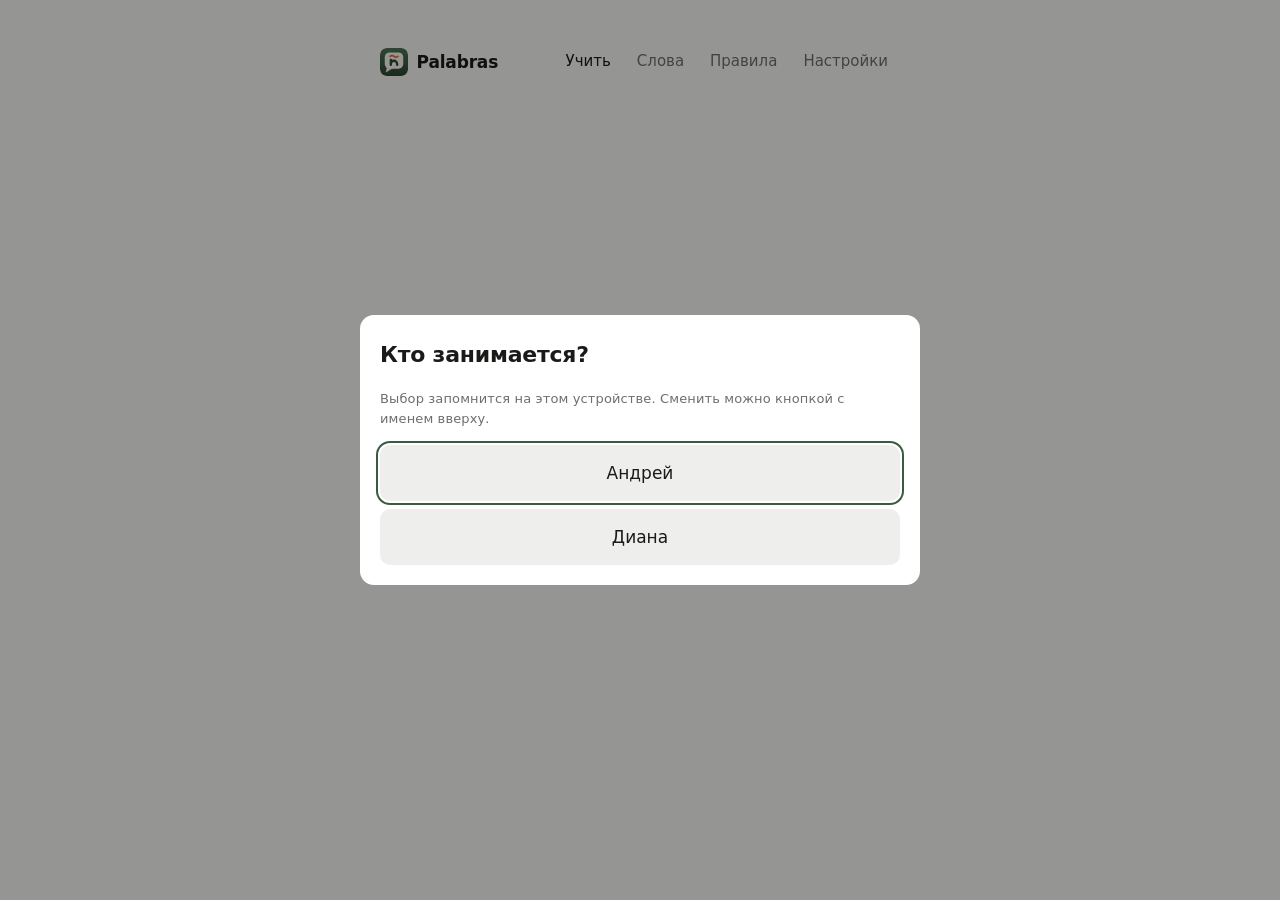
<file: index.html>
<!DOCTYPE html>
<html lang="ru">
<head>
<meta charset="utf-8">
<meta name="viewport" content="width=device-width, initial-scale=1, viewport-fit=cover">
<meta name="theme-color" content="#F7F7F6">
<title>Palabras</title>
<link rel="stylesheet" href="styles.css">
<link rel="manifest" href="manifest.webmanifest">
<!-- SVG — чёткий фавикон на любом экране; PNG — для браузеров, что SVG во вкладке не берут. -->
<link rel="icon" href="icons/icon.svg" type="image/svg+xml">
<link rel="icon" href="icons/icon-192.png" sizes="192x192" type="image/png">
<link rel="apple-touch-icon" href="icons/icon-180.png">
<meta name="apple-mobile-web-app-capable" content="yes">
<meta name="apple-mobile-web-app-title" content="Palabras">
<script>
// Цвет шапки браузера ставим до первой отрисовки, иначе в тёмной теме она моргнёт светлой.
// Своей темы больше нет — только системная. Ключ palabras.theme остался от переключателя,
// убираем, чтобы не лежал мусором.
try {
  localStorage.removeItem('palabras.theme');
  var dark = matchMedia('(prefers-color-scheme: dark)').matches;
  document.querySelector('meta[name=theme-color]').content = dark ? '#121312' : '#F7F7F6';
} catch (e) {}
</script>
</head>
<body>
<div class="wrap">

<header>
  <h1 class="mark"><img src="icons/icon.svg" alt="" width="28" height="28">Palabras</h1>
  <!-- Чей прогресс на экране. На общем ноутбуке профиль меняется отсюда же. -->
  <button class="who hidden" id="btn-profile" type="button" aria-haspopup="dialog"></button>
  <!-- На телефоне это нижняя панель вкладок (HIG: навигация в зоне большого пальца),
       на широком экране — строка в шапке. Значки нарисованы здесь же: без зависимостей. -->
  <nav class="tabs" aria-label="Разделы">
    <!-- «Линза» под выбранной вкладкой: одна на всю панель и переезжает, а не мигает. -->
    <span class="tab-lens" aria-hidden="true"></span>
    <button id="tab-learn" aria-current="true">
      <svg viewBox="0 0 24 24" aria-hidden="true"><rect x="3.5" y="7" width="13" height="13" rx="2.5"/><path d="M7.5 4h10A2.5 2.5 0 0 1 20 6.5v10"/></svg>
      <span>Учить</span>
    </button>
    <button id="tab-words" aria-current="false">
      <svg viewBox="0 0 24 24" aria-hidden="true"><path d="M9 6.5h11M9 12h11M9 17.5h11"/><circle cx="4.75" cy="6.5" r="1"/><circle cx="4.75" cy="12" r="1"/><circle cx="4.75" cy="17.5" r="1"/></svg>
      <span>Слова</span>
    </button>
    <button id="tab-rules" aria-current="false">
      <svg viewBox="0 0 24 24" aria-hidden="true"><path d="M12 6.5C10 5 7 4.5 3.5 5v13.5c3.5-.5 6.5 0 8.5 1.5 2-1.5 5-2 8.5-1.5V5C17 4.5 14 5 12 6.5zM12 6.5V20"/></svg>
      <span>Правила</span>
    </button>
    <button id="tab-settings" aria-current="false">
      <svg viewBox="0 0 24 24" aria-hidden="true"><path d="M4 7h9M17 7h3M4 17h3M11 17h9"/><circle cx="15" cy="7" r="2"/><circle cx="9" cy="17" r="2"/></svg>
      <span>Настройки</span>
    </button>
  </nav>
</header>

<div id="storage-warn" class="warn hidden"></div>

<!-- ============ УЧИТЬ ============ -->
<section id="view-learn">
  <div class="goal">
    <!-- Выход из занятия. Виден только во время занятия: там нет ни шапки, ни вкладок. -->
    <button class="exit" id="btn-exit" aria-label="Выйти из занятия">
      <svg viewBox="0 0 24 24" aria-hidden="true"><path d="M6 6l12 12M18 6L6 18"/></svg>
    </button>
    <div class="ticks" id="ticks"></div>
    <div class="goal-num" id="goal-num">0 / 20</div>
  </div>

  <div class="stage" id="stage"></div>
  <!-- Сюда пишется итог ответа для VoiceOver. Регион живёт постоянно: вставленный
       вместе с текстом читается не всеми экранными чтецами. -->
  <div class="sr-only" id="live" aria-live="polite" aria-atomic="true"></div>

  <div class="rail-block">
    <div class="cap rail-head" id="rail-head"></div>
    <!-- Вся шкала — одна кнопка: отрезки по 8px были зонами нажатия меньше минимума HIG
         (28×28 pt), а пустые ещё и ловили фокус. Нажатие раскрывает сроки стадий. -->
    <button class="rail" id="boxes" type="button" aria-expanded="false" aria-controls="rail-note"></button>
    <ul class="rail-legend" id="rail-legend"></ul>
    <div class="rail-note" id="rail-note"></div>
  </div>
</section>

<!-- ============ СЛОВА ============ -->
<section id="view-words" class="hidden">
  <div class="chooser-row list-scope" id="list-scope"></div>
  <div class="list-filters">
    <input type="text" id="filter" class="filter" placeholder="Найти слово" enterkeyhint="search">
    <select id="filter-cat" class="filter-cat" aria-label="Тема или список к уроку"></select>
    <!-- Форма добавления раньше занимала весь первый экран телефона. Теперь она за «+»,
         как в системных списках iOS. -->
    <button class="add-open" id="btn-add-open" aria-label="Добавить слово" aria-expanded="false" aria-controls="add-form">
      <svg viewBox="0 0 24 24" aria-hidden="true"><path d="M12 5v14M5 12h14"/></svg>
    </button>
  </div>
  <div class="add hidden" id="add-form">
    <input id="new-es" type="text" lang="es" placeholder="la palabra" autocapitalize="off" autocorrect="off" spellcheck="false" enterkeyhint="next">
    <input id="new-ru" type="text" placeholder="перевод на русский" enterkeyhint="done">
    <button class="btn" id="btn-add">Добавить</button>
  </div>
  <div class="note" id="words-note" role="status"></div>
  <!-- Галочки не стоят на каждой строке: выбор — отдельный режим за «Выбрать», как в iOS.
       Раньше 287 чекбоксов висели всегда, хотя нужны только для занятия «Выбранные». -->
  <div class="list-bar">
    <span class="list-bar-lead">
      <span class="cap" id="list-count"></span>
      <!-- «Снять всё» наверху, как «Выбрать все» в Почте: нижняя панель — для действий
           над выбранным, а три кнопки в ряд на iPhone SE не помещаются. -->
      <button class="link-btn hidden" id="btn-clear-picked">Снять всё</button>
    </span>
    <button class="link-btn" id="btn-select" aria-pressed="false">Выбрать</button>
  </div>
  <p class="hint list-hint" id="list-hint">Смахни строку влево или нажми на неё — появятся «в архив» и «удалить».</p>
  <div class="list" id="list"></div>
  <div class="picked-bar hidden" id="picked-bar">
    <button class="btn" id="btn-learn-picked">Учить выбранные</button>
    <button class="btn ghost" id="btn-archive-picked">В архив</button>
  </div>
</section>

<!-- ============ ПРАВИЛА ============ -->
<section id="view-rules" class="hidden">
  <div id="rules"></div>
</section>

<!-- ============ НАСТРОЙКИ ============ -->
<!-- Раньше это был подвал под каждой вкладкой: длина урока и тема висели под карточкой,
     а «Сбросить прогресс» стоял в одном ряду со «Скачать колоду» над списком слов. -->
<section id="view-settings" class="hidden settings">
  <h2 class="settings-title">Урок</h2>
  <div class="chooser-row" role="group" aria-label="Длина урока" id="goal-choice">
    <button class="pill" data-goal-choice="10">10</button>
    <button class="pill" data-goal-choice="20">20</button>
    <button class="pill" data-goal-choice="30">30</button>
    <button class="pill" data-goal-choice="40">40</button>
  </div>
  <p class="hint">Столько верных ответов в одном занятии. Слов вдвое меньше: у каждого два направления.</p>

  <h2 class="settings-title">Новых слов в день</h2>
  <div class="chooser-row" role="group" aria-label="Новых слов в день" id="new-choice">
    <button class="pill" data-new-choice="10">10</button>
    <button class="pill" data-new-choice="20">20</button>
    <button class="pill" data-new-choice="40">40</button>
    <button class="pill" data-new-choice="0">Без лимита</button>
  </div>
  <p class="hint">Новое слово возвращается через два дня, потом через четыре и дальше. При двадцати новых через неделю в день набегает около шестидесяти слов: двадцать новых и сорок на повторение.</p>

  <h2 class="settings-title">Произношение</h2>
  <div class="chooser-row" role="group" aria-label="Произношение" id="speak-choice">
    <button class="pill" data-speak-choice="off">По кнопке</button>
    <button class="pill" data-speak-choice="on">Сразу</button>
  </div>
  <div class="settings-actions" id="voice-test-row">
    <button class="btn ghost" id="btn-voice-test" type="button">Проверить звук</button>
  </div>
  <p class="hint" id="voice-note"></p>
  <p class="hint voice-test-result" id="voice-test-result" role="status"></p>

  <h2 class="settings-title">Синхронизация</h2>
  <p class="sync-status" id="sync-status" role="status">Только на этом устройстве</p>
  <div id="sync-setup">
    <label class="field-label" for="sync-token">Токен GitHub</label>
    <input type="password" id="sync-token" class="field" placeholder="github_pat_…" autocomplete="off" autocapitalize="off" autocorrect="off" spellcheck="false" enterkeyhint="next">
    <label class="field-label" for="sync-gist">ID гиста, если уже есть</label>
    <input type="text" id="sync-gist" class="field" placeholder="необязательно" autocomplete="off" autocapitalize="off" autocorrect="off" spellcheck="false" enterkeyhint="done">
    <div class="settings-actions">
      <button class="btn" id="btn-sync-connect">Подключить</button>
    </div>
    <p class="hint">Без синхронизации прогресс живёт только в этом браузере: на другом устройстве он свой, а очистка данных сайта стирает его.</p>
    <p class="hint">Токен: <a href="https://github.com/settings/personal-access-tokens/new" target="_blank" rel="noopener">github.com → Fine-grained token</a>, в Account permissions → Gists выбрать Read and write. Один и тот же токен вставьте на всех устройствах, где занимаетесь, — приложение само найдёт гист. Прогресс каждого профиля лежит там отдельным файлом и не смешивается.</p>
  </div>
  <div id="sync-on" class="hidden">
    <div class="settings-actions">
      <button class="btn ghost" id="btn-sync-now">Синхронизировать</button>
      <button class="btn ghost" id="btn-sync-off">Отключить</button>
    </div>
    <p class="hint" id="sync-gist-note"></p>
  </div>

  <h2 class="settings-title">Колода</h2>
  <div class="settings-actions">
    <button class="btn ghost" id="btn-export">Скачать колоду</button>
    <button class="btn ghost" id="btn-import">Загрузить колоду</button>
    <input type="file" id="file-input" accept="application/json" class="hidden">
  </div>
  <p class="hint">Файл со словами и прогрессом. Перед загрузкой текущая колода скачается копией.</p>
  <div class="note" id="settings-note" role="status"></div>

  <h2 class="settings-title">Опасная зона</h2>
  <div class="settings-actions">
    <button class="btn bad" id="btn-reset">Сбросить прогресс</button>
  </div>

  <div class="keys">Клавиши: Enter — проверить · Пробел — показать · 1 — не помню · 2 — помню · Esc — выйти из занятия</div>
</section>

</div>

<!-- Тост «Отменить» после архива и удаления. Вне .wrap: он висит над вкладками
     и над кнопками карточки, а не уезжает вместе со страницей. -->
<div class="toast hidden" id="toast" role="status" aria-live="polite"></div>

<!-- Правило поверх карточки — по ссылке «Правило» в разборе ответа. Окном, а не экраном:
     после закрытия на месте тот же ответ и та же кнопка «Дальше». -->
<dialog class="sheet" id="sheet" aria-labelledby="sheet-title">
  <div class="sheet-inner">
    <div class="sheet-head">
      <h2 class="note-title" id="sheet-title"></h2>
      <button class="mini" id="sheet-close" type="button">Закрыть</button>
    </div>
    <div class="rule-body" id="sheet-body"></div>
  </div>
</dialog>

<!-- Выбор профиля. При первом запуске на устройстве его не закрыть: без профиля
     неизвестно, чей прогресс загружать. -->
<dialog class="sheet profile-sheet" id="profile-sheet" aria-labelledby="profile-title">
  <div class="sheet-inner">
    <div class="sheet-head">
      <h2 class="note-title" id="profile-title">Кто занимается?</h2>
      <button class="mini hidden" id="profile-close" type="button">Отмена</button>
    </div>
    <p class="hint" id="profile-hint"></p>
    <div class="profile-list" id="profile-list"></div>
  </div>
</dialog>

<script type="module" src="src/ui.js"></script>
</body>
</html>
</file>
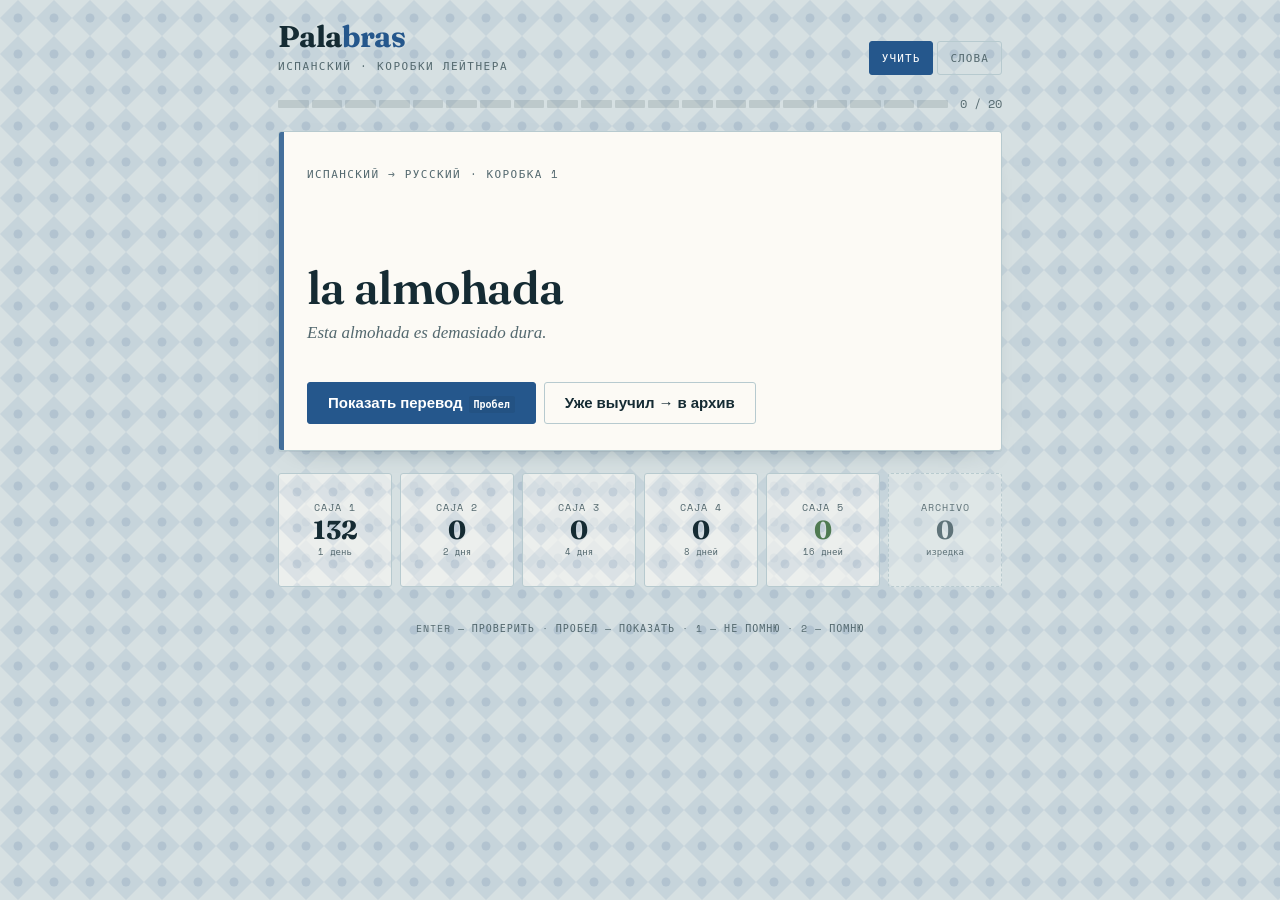
<file: reference/palabras.html>
<!DOCTYPE html>
<html lang="ru">
<head>
<meta charset="utf-8">
<meta name="viewport" content="width=device-width, initial-scale=1">
<title>Palabras — испанские слова по коробкам Лейтнера</title>
<link rel="preconnect" href="https://fonts.googleapis.com">
<link rel="preconnect" href="https://fonts.gstatic.com" crossorigin>
<link href="https://fonts.googleapis.com/css2?family=Fraunces:opsz,wght@9..144,400;9..144,600;9..144,700&family=Karla:wght@400;500;700&family=Space+Mono:wght@400;700&display=swap" rel="stylesheet">
<style>
:root{
  --glaze:#D6E0E2;
  --glaze-deep:#B7CACF;
  --card:#FCFAF5;
  --ink:#152B33;
  --ink-soft:#54696F;
  --cobalt:#25578C;
  --cobalt-light:#3E7FBF;
  --saffron:#E3A130;
  --olive:#4F7A52;
  --brick:#A34039;
  --tile:url("data:image/svg+xml,%3Csvg xmlns='http://www.w3.org/2000/svg' width='36' height='36'%3E%3Cpath d='M18 0 L36 18 L18 36 L0 18 Z' fill='%2325578C' opacity='.09'/%3E%3Ccircle cx='18' cy='18' r='4.5' fill='%2325578C' opacity='.13'/%3E%3C/svg%3E");
  --r:3px;
}
*{box-sizing:border-box}
html,body{margin:0;padding:0}
body{
  background:var(--glaze) var(--tile);
  color:var(--ink);
  font-family:'Karla',system-ui,-apple-system,'Segoe UI',sans-serif;
  font-size:16px;line-height:1.5;
  min-height:100vh;
  -webkit-font-smoothing:antialiased;
}
.wrap{max-width:760px;margin:0 auto;padding:22px 18px 64px}

/* ---------- header ---------- */
header{display:flex;align-items:flex-end;justify-content:space-between;gap:16px;flex-wrap:wrap;margin-bottom:20px}
.mark{font-family:'Fraunces',Georgia,serif;font-weight:700;font-size:30px;letter-spacing:-.02em;line-height:1;margin:0}
.mark span{color:var(--cobalt)}
.sub{font-family:'Space Mono',monospace;font-size:11px;letter-spacing:.14em;text-transform:uppercase;color:var(--ink-soft);margin-top:6px}
nav{display:flex;gap:4px}
nav button{
  font-family:'Space Mono',monospace;font-size:11px;letter-spacing:.1em;text-transform:uppercase;
  background:transparent;border:1px solid var(--glaze-deep);color:var(--ink-soft);
  padding:8px 12px;border-radius:var(--r);cursor:pointer;
}
nav button[aria-current="true"]{background:var(--cobalt);border-color:var(--cobalt);color:#fff}
nav button:hover{border-color:var(--cobalt)}

/* ---------- daily goal ---------- */
.goal{display:flex;align-items:center;gap:12px;margin-bottom:18px}
.ticks{display:flex;gap:3px;flex:1}
.tick{height:8px;flex:1;background:rgba(21,43,51,.13);border-radius:1px;transition:background .25s}
.tick.on{background:var(--saffron)}
.goal-num{font-family:'Space Mono',monospace;font-size:12px;color:var(--ink-soft);white-space:nowrap}

/* ---------- card ---------- */
.stage{
  background:var(--card);
  border:1px solid var(--glaze-deep);
  border-radius:var(--r);
  box-shadow:0 1px 0 rgba(21,43,51,.06), 0 12px 28px -22px rgba(21,43,51,.5);
  padding:34px 28px 26px;
  min-height:320px;
  display:flex;flex-direction:column;
  position:relative;overflow:hidden;
}
.stage::before{
  content:"";position:absolute;left:0;top:0;bottom:0;width:5px;background:var(--cobalt);opacity:.85;
}
.stage.flying{animation:fly .42s cubic-bezier(.4,0,.2,1)}
@keyframes fly{
  0%{transform:translateX(0) scale(1);opacity:1}
  55%{transform:translateX(26px) scale(.97);opacity:0}
  56%{transform:translateX(-22px) scale(.97);opacity:0}
  100%{transform:translateX(0) scale(1);opacity:1}
}
.dir{font-family:'Space Mono',monospace;font-size:11px;letter-spacing:.13em;text-transform:uppercase;color:var(--ink-soft);margin-bottom:auto}
.prompt{
  font-family:'Fraunces',Georgia,serif;font-weight:600;
  font-size:clamp(30px,7vw,46px);line-height:1.1;letter-spacing:-.015em;
  margin:18px 0 6px;
}
.prompt small{display:block;font-family:'Karla';font-weight:500;font-size:14px;letter-spacing:0;color:var(--ink-soft);margin-bottom:4px}
.example{font-family:'Fraunces',Georgia,serif;font-style:italic;font-size:17px;color:var(--ink-soft);margin:0 0 18px}

input[type=text]{
  width:100%;font-family:'Fraunces',Georgia,serif;font-size:24px;
  padding:11px 13px;border:1px solid var(--glaze-deep);border-radius:var(--r);
  background:#fff;color:var(--ink);
}
input[type=text]:focus{outline:2px solid var(--cobalt-light);outline-offset:1px;border-color:var(--cobalt)}
.hint{font-family:'Space Mono',monospace;font-size:11px;color:var(--ink-soft);margin-top:8px}

.verdict{margin-top:16px;padding:14px 16px;border-radius:var(--r);border-left:4px solid}
.verdict.ok{background:rgba(79,122,82,.11);border-color:var(--olive)}
.verdict.almost{background:rgba(227,161,48,.14);border-color:var(--saffron)}
.verdict.no{background:rgba(163,64,57,.10);border-color:var(--brick)}
.verdict b{font-family:'Fraunces',Georgia,serif;font-size:21px;font-weight:600}
.verdict .lbl{font-family:'Space Mono',monospace;font-size:11px;letter-spacing:.12em;text-transform:uppercase;display:block;margin-bottom:4px}

.mnemo{margin-top:14px}
.mnemo label{font-family:'Space Mono',monospace;font-size:11px;letter-spacing:.12em;text-transform:uppercase;color:var(--ink-soft);display:block;margin-bottom:5px}
.mnemo textarea{
  width:100%;min-height:56px;resize:vertical;font-family:'Karla',sans-serif;font-size:15px;
  padding:9px 11px;border:1px dashed var(--glaze-deep);border-radius:var(--r);background:#fff;color:var(--ink);
}
.mnemo textarea:focus{outline:2px solid var(--cobalt-light);outline-offset:1px;border-style:solid}

.row{display:flex;gap:8px;flex-wrap:wrap;margin-top:18px}
.btn{
  font-family:'Karla',sans-serif;font-weight:700;font-size:15px;
  padding:11px 20px;border-radius:var(--r);border:1px solid var(--cobalt);
  background:var(--cobalt);color:#fff;cursor:pointer;
}
.btn:hover{background:var(--cobalt-light);border-color:var(--cobalt-light)}
.btn.ghost{background:transparent;color:var(--ink);border-color:var(--glaze-deep)}
.btn.ghost:hover{border-color:var(--cobalt);background:rgba(37,87,140,.06)}
.btn.good{background:var(--olive);border-color:var(--olive)}
.btn.bad{background:transparent;color:var(--brick);border-color:var(--brick)}
.btn.bad:hover{background:rgba(163,64,57,.08)}
.btn:focus-visible,nav button:focus-visible,.boxes button:focus-visible{outline:2px solid var(--cobalt);outline-offset:2px}
kbd{font-family:'Space Mono',monospace;font-size:10px;background:rgba(21,43,51,.1);padding:1px 5px;border-radius:2px;margin-left:6px}

/* ---------- leitner rail (signature) ---------- */
.boxes{display:grid;grid-template-columns:repeat(6,1fr);gap:8px;margin-top:22px}
.box{
  position:relative;aspect-ratio:1/1;border:1px solid var(--glaze-deep);border-radius:var(--r);
  background:rgba(252,250,245,.6) var(--tile);
  display:flex;flex-direction:column;align-items:center;justify-content:center;gap:2px;
  transition:transform .2s, box-shadow .2s, background .2s;
}
.box .n{font-family:'Space Mono',monospace;font-size:10px;letter-spacing:.1em;color:var(--ink-soft)}
.box .c{font-family:'Fraunces',Georgia,serif;font-size:26px;font-weight:700;line-height:1}
.box .d{font-family:'Space Mono',monospace;font-size:9px;color:var(--ink-soft)}
.box.pulse{transform:translateY(-4px);box-shadow:0 10px 18px -12px rgba(37,87,140,.8);background:rgba(227,161,48,.2) var(--tile)}
.box.mastered .c{color:var(--olive)}
.box.arch{border-style:dashed;background:rgba(252,250,245,.3);opacity:.9}
.box.arch .c{color:var(--ink-soft)}
@media (prefers-reduced-motion:reduce){*{animation:none!important;transition:none!important}}

/* ---------- word list ---------- */
.tools{display:flex;gap:8px;flex-wrap:wrap;margin-bottom:14px}
.list{background:var(--card);border:1px solid var(--glaze-deep);border-radius:var(--r);overflow:hidden}
.item{display:grid;grid-template-columns:1fr 1fr auto auto;gap:10px;padding:11px 14px;border-bottom:1px solid rgba(183,202,207,.5);align-items:center}
.item.arch{background:rgba(183,202,207,.24)}
.item.arch .es{color:var(--ink-soft)}
.mini{font-family:'Space Mono',monospace;font-size:10px;letter-spacing:.08em;text-transform:uppercase;padding:5px 9px;border:1px solid var(--glaze-deep);border-radius:var(--r);background:transparent;color:var(--ink-soft);cursor:pointer;white-space:nowrap}
.mini:hover{border-color:var(--cobalt);color:var(--cobalt)}
.mini:focus-visible{outline:2px solid var(--cobalt);outline-offset:2px}
.badge{display:inline-block;font-family:'Space Mono',monospace;font-size:10px;letter-spacing:.12em;text-transform:uppercase;background:rgba(183,202,207,.6);color:var(--ink-soft);padding:3px 7px;border-radius:2px;margin-left:9px;vertical-align:middle}
.filter{width:100%;font-family:'Karla',sans-serif;font-size:15px;padding:9px 11px;border:1px solid var(--glaze-deep);border-radius:var(--r);background:#fff;margin-bottom:10px}
.filter:focus{outline:2px solid var(--cobalt-light);outline-offset:1px;border-color:var(--cobalt)}
.item:last-child{border-bottom:none}
.item .es{font-family:'Fraunces',Georgia,serif;font-size:18px;font-weight:600}
.item .ru{color:var(--ink-soft);font-size:15px}
.item .bx{font-family:'Space Mono',monospace;font-size:11px;color:var(--cobalt);white-space:nowrap}
.item .mn{grid-column:1/-1;font-size:13px;color:var(--ink-soft);font-style:italic;margin-top:-4px}
.add{display:grid;grid-template-columns:1fr 1fr;gap:8px;margin-bottom:14px}
.add input{font-family:'Karla',sans-serif;font-size:15px;padding:9px 11px;border:1px solid var(--glaze-deep);border-radius:var(--r);background:#fff}
.add .full{grid-column:1/-1}

.empty{text-align:center;padding:50px 20px}
.empty h2{font-family:'Fraunces',Georgia,serif;font-weight:600;font-size:26px;margin:0 0 8px}
.empty p{color:var(--ink-soft);margin:0 0 18px}
.warn{background:rgba(227,161,48,.18);border-left:4px solid var(--saffron);padding:10px 14px;border-radius:var(--r);font-size:14px;margin-bottom:16px}
.hidden{display:none!important}
footer{font-family:'Space Mono',monospace;font-size:10px;letter-spacing:.1em;text-transform:uppercase;color:var(--ink-soft);text-align:center;margin-top:34px}
</style>
</head>
<body>
<div class="wrap">

<header>
  <div>
    <h1 class="mark">Pala<span>bras</span></h1>
    <div class="sub">Испанский · коробки Лейтнера</div>
  </div>
  <nav>
    <button id="tab-learn" aria-current="true">Учить</button>
    <button id="tab-words">Слова</button>
  </nav>
</header>

<div id="storage-warn" class="warn hidden">Прогресс не сохраняется — браузер заблокировал локальное хранилище. Скачай файл и открой его с диска.</div>

<!-- ============ LEARN ============ -->
<section id="view-learn">
  <div class="goal">
    <div class="ticks" id="ticks"></div>
    <div class="goal-num" id="goal-num">0 / 20</div>
  </div>

  <div class="stage" id="stage"></div>

  <div class="boxes" id="boxes"></div>
</section>

<!-- ============ WORDS ============ -->
<section id="view-words" class="hidden">
  <div class="add">
    <input id="new-es" type="text" placeholder="la palabra">
    <input id="new-ru" type="text" placeholder="слово">
    <input id="new-ex" class="full" type="text" placeholder="Пример на испанском (необязательно)">
    <input id="new-mn" class="full" type="text" placeholder="Мнемоника — образ, созвучие (необязательно)">
  </div>
  <div class="tools">
    <button class="btn" id="btn-add">Добавить слово</button>
    <button class="btn ghost" id="btn-export">Скачать колоду</button>
    <button class="btn ghost" id="btn-import">Загрузить колоду</button>
    <button class="btn ghost" id="btn-reset">Сбросить прогресс</button>
    <input type="file" id="file-input" accept="application/json" class="hidden">
  </div>
  <input type="text" id="filter" class="filter" placeholder="Найти слово — по-испански, по-русски или по мнемонике…">
  <div class="list" id="list"></div>
</section>

<footer>Enter — проверить · Пробел — показать · 1 — не помню · 2 — помню</footer>
</div>

<script>
/* ------------------------------------------------------------------ */
/* storage: localStorage with in-memory fallback                       */
/* ------------------------------------------------------------------ */
var Store = (function(){
  var mem = {}, ok = true;
  try { localStorage.setItem('__t','1'); localStorage.removeItem('__t'); } catch(e){ ok = false; }
  return {
    ok: ok,
    get: function(k){ try { return ok ? localStorage.getItem(k) : (mem[k]||null); } catch(e){ return mem[k]||null; } },
    set: function(k,v){ try { if(ok) localStorage.setItem(k,v); else mem[k]=v; } catch(e){ mem[k]=v; } }
  };
})();
if(!Store.ok) document.getElementById('storage-warn').classList.remove('hidden');

/* ------------------------------------------------------------------ */
/* seed deck                                                           */
/* ------------------------------------------------------------------ */
var SEED = [
  ["la llave","ключ","No encuentro las llaves de casa.","«Ляве» ≈ ЛАВКА: ключи забыл на лавке."],
  ["el piso","квартира; этаж","Vivo en un piso pequeño.",""],
  ["el alquiler","аренда","El alquiler sube cada año.",""],
  ["la factura","счёт за услуги","Ha llegado la factura de la luz.",""],
  ["el recibo","квитанция","Guarda el recibo, por favor.",""],
  ["la cita","приём, назначенная встреча","Tengo cita en el médico a las diez.",""],
  ["el trámite","бюрократическая процедура","Es un trámite de media hora.",""],
  ["el empadronamiento","прописка","Necesito el empadronamiento para el NIE.",""],
  ["la cola","очередь","Hay mucha cola en el banco.","Очередь за КОЛОЙ."],
  ["el mostrador","прилавок, стойка","Pregunta en el mostrador.","МОСТ между тобой и продавцом."],
  ["la caja","касса; коробка","Pague en la caja, por favor.",""],
  ["el efectivo","наличные","¿Puedo pagar en efectivo?",""],
  ["la cuenta","счёт (в кафе, в банке)","La cuenta, por favor.",""],
  ["la propina","чаевые","Dejamos propina en la mesa.","«ПРО ПИВО» — оставил на пиво."],
  ["el descuento","скидка","Tiene un descuento del veinte por ciento.",""],
  ["la tienda","магазин","La tienda cierra a las nueve.",""],
  ["la panadería","пекарня","Compro pan en la panadería de al lado.",""],
  ["la carnicería","мясная лавка","En la carnicería venden pollo fresco.",""],
  ["la frutería","овощная лавка","La frutería del mercado es más barata.",""],
  ["el mercado","рынок","Vamos al mercado los sábados.",""],
  ["la playa","пляж","La playa está a diez minutos.",""],
  ["la arena","песок","La arena quema al mediodía.",""],
  ["la ola","волна","Hoy hay olas grandes.","Волна кричит «ОЛА!»"],
  ["la toalla","полотенце","He olvidado la toalla en casa.",""],
  ["el paseo","набережная; прогулка","Damos un paseo por la playa.",""],
  ["el barrio","район","Mi barrio es muy tranquilo.",""],
  ["la acera","тротуар","No aparques en la acera.",""],
  ["el semáforo","светофор","Gira a la derecha en el semáforo.","Почти как русское «семафор»."],
  ["la parada","остановка","La parada del tranvía está allí.",""],
  ["el tranvía","трамвай","Cojo el tranvía para ir al centro.",""],
  ["el billete","билет","Un billete de ida y vuelta, por favor.",""],
  ["el horario","расписание","¿Cuál es el horario de la tienda?",""],
  ["el retraso","опоздание, задержка","El tren lleva veinte minutos de retraso.","РЕТРО-поезд вечно опаздывает."],
  ["la salida","выход; отправление","La salida está al fondo.",""],
  ["el atasco","пробка на дороге","Hay atasco en la entrada de la ciudad.","«А ТАСКАть» машины в пробке."],
  ["el aparcamiento","парковка","El aparcamiento es gratis los domingos.",""],
  ["el vecino","сосед","Mi vecino tiene un perro ruidoso.",""],
  ["el ascensor","лифт","El ascensor no funciona hoy.","От англ. ASCEND — подниматься."],
  ["la basura","мусор","Saca la basura, por favor.","«БА, СОР!»"],
  ["el contenedor","мусорный контейнер","El contenedor amarillo es para plástico.",""],
  ["la lavadora","стиральная машина","La lavadora tarda dos horas.","Внутри крутится ЛАВА."],
  ["el grifo","кран","Cierra el grifo, gotea.","ГРИФ сидит на кране и пьёт."],
  ["la nevera","холодильник","No queda nada en la nevera.","«НЕ ВЕРЮ, что пусто!»"],
  ["el enchufe","розетка","¿Hay un enchufe cerca de la mesa?","«ЧУФ!» — искра из розетки."],
  ["la bombilla","лампочка","Se ha fundido la bombilla del baño.","БОМБА-лампочка взорвалась."],
  ["la ventana","окно","Abre la ventana, hace calor.",""],
  ["la almohada","подушка","Esta almohada es demasiado dura.","АЛЬМА (душа) отдыхает на подушке."],
  ["la manta","одеяло, плед","Por la noche necesito una manta.","МАНТА-скат укрывает как плед."],
  ["la sombra","тень","Nos sentamos a la sombra.","СОМБРЕро даёт тень."],
  ["el calor","жара","En agosto hace un calor horrible.",""],
  ["la resaca","похмелье","Tengo resaca desde ayer.","Перебрал РЕ-САКЕ — вот и похмелье."],
  ["la huelga","забастовка","Mañana hay huelga de transporte.","«У ЭЛЬГИ забастовка.»"],
  ["desayunar","завтракать","Desayuno café y tostada.",""],
  ["cenar","ужинать","Cenamos sobre las diez.",""],
  ["probar","пробовать, примерять","¿Puedo probar esta camisa?",""],
  ["pedir","просить; заказывать","Voy a pedir la cuenta.",""],
  ["tardar","занимать время, задерживаться","¿Cuánto tarda el autobús?","ТОРМОЗит — значит tarda."],
  ["quedar","договориться о встрече","Quedamos a las ocho en la plaza.",""],
  ["echar de menos","скучать по","Echo de menos a mi familia.",""],
  ["a lo mejor","может быть","A lo mejor viene mañana.",""],
  ["de repente","вдруг","De repente empezó a llover.",""],
  ["en seguida","сейчас же, сразу","Vuelvo en seguida.",""],
  ["hace falta","нужно, требуется","Hace falta más sal.",""],
  ["me da igual","мне всё равно","Me da igual, elige tú.",""],
  ["vale","ладно, ок","Vale, nos vemos allí.","«ВАЛЕ» ≈ «валяй»."],
  ["venga","давай, ну же","Venga, vámonos ya.",""]
];

var INTERVALS = [1,2,4,8,16];          // дни для коробок 1..5
var BOX_LABEL = ["1 день","2 дня","4 дня","8 дней","16 дней"];
var KEY = "palabras.v1";

/* ------------------------------------------------------------------ */
/* state                                                               */
/* ------------------------------------------------------------------ */
var state;

function today(){ var d=new Date(); return d.toISOString().slice(0,10); }
function addDays(n){ var d=new Date(); d.setDate(d.getDate()+n); return d.toISOString().slice(0,10); }

function freshState(){
  var words = SEED.map(function(w,i){ return {id:"w"+i, es:w[0], ru:w[1], ex:w[2], mn:w[3]}; });
  var cards = {};
  words.forEach(function(w){
    cards[w.id+"|es"] = {box:1, due:today()};
    cards[w.id+"|ru"] = {box:1, due:today()};
  });
  return {words:words, cards:cards, day:today(), done:0, goal:20};
}

function load(){
  var raw = Store.get(KEY);
  if(raw){
    try{
      state = JSON.parse(raw);
      if(state.day !== today()){ state.day = today(); state.done = 0; }
      return;
    }catch(e){}
  }
  state = freshState();
  save();
}
function save(){ Store.set(KEY, JSON.stringify(state)); }

function wordById(id){
  for(var i=0;i<state.words.length;i++) if(state.words[i].id===id) return state.words[i];
  return null;
}

/* ------------------------------------------------------------------ */
/* queue                                                               */
/* ------------------------------------------------------------------ */
var queue = [], current = null;

function shuffle(a){
  for(var i=a.length-1;i>0;i--){ var j=Math.floor(Math.random()*(i+1)); var t=a[i]; a[i]=a[j]; a[j]=t; }
  return a;
}

function archivedKeys(){
  var out = [];
  for(var k in state.cards){
    if(state.cards[k].arch && wordById(k.split("|")[0])) out.push(k);
  }
  return out;
}

function buildQueue(){
  var t = today(), out = [];
  for(var k in state.cards){
    var c = state.cards[k];
    if(c.arch) continue;
    if(c.due <= t && wordById(k.split("|")[0])) out.push(k);
  }
  shuffle(out);

  // подмешать случайные слова из архива — примерно каждое десятое, но хотя бы одно
  var arch = shuffle(archivedKeys());
  var take = out.length ? Math.min(arch.length, Math.max(1, Math.round(out.length/10))) : 0;
  for(var i=0;i<take;i++){
    out.splice(Math.floor(Math.random()*(out.length+1)), 0, arch[i]);
  }
  queue = out;
}

function nextCard(){
  if(!queue.length) buildQueue();
  current = queue.shift() || null;
  renderStage();
  renderBoxes();
  renderGoal();
}

/* ------------------------------------------------------------------ */
/* answer checking                                                     */
/* ------------------------------------------------------------------ */
function norm(s){
  return (s||"").toLowerCase()
    .normalize("NFD").replace(/[\u0300-\u036f]/g,"")
    .replace(/^(el|la|los|las|un|una)\s+/,"")
    .replace(/[^a-zñ\s]/g,"")
    .replace(/\s+/g," ").trim();
}
function lev(a,b){
  var m=a.length,n=b.length,prev=[],cur=[],i,j;
  for(j=0;j<=n;j++) prev[j]=j;
  for(i=1;i<=m;i++){
    cur[0]=i;
    for(j=1;j<=n;j++){
      cur[j]=Math.min(prev[j]+1, cur[j-1]+1, prev[j-1]+(a[i-1]===b[j-1]?0:1));
    }
    prev=cur.slice();
  }
  return prev[n];
}
function judge(input, target){
  var a=norm(input), b=norm(target);
  if(!a) return "no";
  if(a===b) return "ok";
  if(lev(a,b)<=1) return "almost";
  return "no";
}

/* ------------------------------------------------------------------ */
/* grading                                                             */
/* ------------------------------------------------------------------ */
function archiveWord(id, on){
  ["|es","|ru"].forEach(function(s){
    var c = state.cards[id+s];
    if(!c) return;
    if(on === false){ c.arch = false; c.box = 2; c.due = today(); }
    else { c.arch = true; c.box = 5; c.due = addDays(INTERVALS[4]); }
  });
  save(); renderBoxes(); buildQueue();
}

function grade(key, correct){
  var c = state.cards[key];

  if(c.arch){
    if(correct){
      c.due = addDays(INTERVALS[4]);       // помнит — остаётся в архиве
      pulseArch();
    } else {
      c.arch = false;                      // забыл — возвращается в оборот
      c.box = 2;
      c.due = today();
      queue.push(key);
      pulseBox(2);
    }
    save();
    return;                                // архивные не идут в дневную цель
  }

  if(correct){ c.box = Math.min(5, c.box+1); }
  else { c.box = 1; }
  c.due = correct ? addDays(INTERVALS[c.box-1]) : today();
  if(!correct) queue.push(key);            // вернуть в конец сессии
  state.done++;
  save();
  pulseBox(c.box);
}

/* ------------------------------------------------------------------ */
/* render: stage                                                       */
/* ------------------------------------------------------------------ */
var stage = document.getElementById('stage');

function esc(s){ return (s||"").replace(/&/g,"&amp;").replace(/</g,"&lt;").replace(/>/g,"&gt;").replace(/"/g,"&quot;"); }

function renderStage(){
  if(!current){
    stage.innerHTML =
      '<div class="empty">' +
        '<h2>На сегодня всё</h2>' +
        '<p>Все карточки повторены. Следующие придут завтра.</p>' +
        '<button class="btn ghost" id="btn-extra">Повторить ещё раз</button>' +
      '</div>';
    document.getElementById('btn-extra').onclick = function(){
      queue = Object.keys(state.cards).filter(function(k){ return wordById(k.split("|")[0]); });
      for(var i=queue.length-1;i>0;i--){ var j=Math.floor(Math.random()*(i+1)); var t=queue[i]; queue[i]=queue[j]; queue[j]=t; }
      nextCard();
    };
    return;
  }
  var parts = current.split("|"), w = wordById(parts[0]), dir = parts[1];
  var card = state.cards[current];
  var tag = card.arch ? '<span class="badge">из архива</span>' : '';
  var where = card.arch ? 'архив' : 'коробка ' + card.box;
  var archBtn = card.arch ? '' : '<button class="btn ghost" id="btn-arch">Уже выучил → в архив</button>';

  if(dir === "ru"){
    // RU -> ES: печатаем ответ (активное воспроизведение)
    stage.innerHTML =
      '<div class="dir">Русский → Испанский · ' + where + tag + '</div>' +
      '<div class="prompt">' + esc(w.ru) + '</div>' +
      '<input type="text" id="answer" autocomplete="off" autocorrect="off" autocapitalize="off" spellcheck="false" placeholder="escribe aquí…">' +
      '<div class="hint">Артикль не обязателен · ударения можно не ставить</div>' +
      '<div class="row"><button class="btn" id="btn-check">Проверить<kbd>Enter</kbd></button>' +
      '<button class="btn ghost" id="btn-skip">Не знаю</button>' + archBtn + '</div>';
    var inp = document.getElementById('answer');
    inp.focus();
    inp.onkeydown = function(e){ if(e.key==="Enter"){ e.preventDefault(); check(); } };
    document.getElementById('btn-check').onclick = check;
    document.getElementById('btn-skip').onclick = function(){ reveal("no", ""); };
    bindArchive();
  } else {
    // ES -> RU: узнавание с самооценкой
    stage.innerHTML =
      '<div class="dir">Испанский → Русский · ' + where + tag + '</div>' +
      '<div class="prompt">' + esc(w.es) + '</div>' +
      (w.ex ? '<p class="example">' + esc(w.ex) + '</p>' : '') +
      '<div class="row"><button class="btn" id="btn-show">Показать перевод<kbd>Пробел</kbd></button>' + archBtn + '</div>';
    document.getElementById('btn-show').onclick = function(){ reveal("show", ""); };
    bindArchive();
  }
}

function bindArchive(){
  var b = document.getElementById('btn-arch');
  if(!b) return;
  b.onclick = function(){
    archiveWord(current.split("|")[0], true);
    nextCard();
  };
}

function check(){
  var w = wordById(current.split("|")[0]);
  var val = document.getElementById('answer').value;
  reveal(judge(val, w.es), val);
}

function reveal(mode, typed){
  var parts = current.split("|"), w = wordById(parts[0]), dir = parts[1];
  var cls = mode==="ok" ? "ok" : mode==="almost" ? "almost" : mode==="show" ? "ok" : "no";
  var lbl = mode==="ok" ? "Верно" : mode==="almost" ? "Почти — опечатка" : mode==="show" ? "Перевод" : "Правильный ответ";
  var body = dir==="ru"
    ? '<b>' + esc(w.es) + '</b>' + (w.ex ? '<p class="example" style="margin:8px 0 0">' + esc(w.ex) + '</p>' : '')
    : '<b>' + esc(w.ru) + '</b>';

  var html =
    '<div class="dir">' + (dir==="ru" ? "Русский → Испанский" : "Испанский → Русский") + '</div>' +
    '<div class="prompt">' + esc(dir==="ru" ? w.ru : w.es) + '</div>' +
    '<div class="verdict ' + cls + '"><span class="lbl">' + lbl + '</span>' + body + '</div>' +
    '<div class="mnemo"><label for="mn">Мнемоника — образ, созвучие, что угодно</label>' +
    '<textarea id="mn" placeholder="Придумай зацепку и запиши сюда — она сохранится">' + esc(w.mn) + '</textarea></div>';

  if(mode==="show"){
    html += '<div class="row">' +
      '<button class="btn bad" id="g-no">Не помнил<kbd>1</kbd></button>' +
      '<button class="btn good" id="g-yes">Помнил<kbd>2</kbd></button></div>';
  } else {
    html += '<div class="row"><button class="btn" id="g-next">Дальше<kbd>Enter</kbd></button></div>';
  }
  stage.innerHTML = html;

  var mn = document.getElementById('mn');
  mn.onblur = function(){ w.mn = mn.value; save(); };

  function done(correct){
    w.mn = mn.value;
    var el = stage;
    grade(current, correct);
    el.classList.add('flying');
    setTimeout(function(){ el.classList.remove('flying'); nextCard(); }, 200);
  }

  if(mode==="show"){
    document.getElementById('g-no').onclick = function(){ done(false); };
    document.getElementById('g-yes').onclick = function(){ done(true); };
    stage.dataset.await = "grade";
    stage._no = function(){ done(false); }; stage._yes = function(){ done(true); };
  } else {
    var correct = (mode==="ok" || mode==="almost");
    var btn = document.getElementById('g-next');
    btn.onclick = function(){ done(correct); };
    btn.focus();
    stage.dataset.await = "next";
    stage._next = function(){ done(correct); };
  }
}

/* ------------------------------------------------------------------ */
/* render: boxes + goal                                                */
/* ------------------------------------------------------------------ */
var boxesEl = document.getElementById('boxes');

function renderBoxes(){
  var counts = [0,0,0,0,0], arch = 0;
  for(var k in state.cards){
    if(!wordById(k.split("|")[0])) continue;
    if(state.cards[k].arch) arch++;
    else counts[state.cards[k].box-1]++;
  }
  var html = "";
  for(var i=0;i<5;i++){
    html += '<div class="box' + (i===4?' mastered':'') + '" data-box="' + (i+1) + '">' +
      '<div class="n">CAJA ' + (i+1) + '</div>' +
      '<div class="c">' + counts[i] + '</div>' +
      '<div class="d">' + BOX_LABEL[i] + '</div></div>';
  }
  html += '<div class="box arch" data-box="arch">' +
    '<div class="n">ARCHIVO</div>' +
    '<div class="c">' + arch + '</div>' +
    '<div class="d">изредка</div></div>';
  boxesEl.innerHTML = html;
}

function pulseBox(box){
  var el = boxesEl.querySelector('[data-box="' + box + '"]');
  if(!el) return;
  el.classList.add('pulse');
  setTimeout(function(){ el.classList.remove('pulse'); }, 450);
}

function pulseArch(){ pulseBox("arch"); }

function renderGoal(){
  var g = state.goal, d = Math.min(state.done, g);
  var t = "";
  for(var i=0;i<g;i++) t += '<div class="tick' + (i<d?' on':'') + '"></div>';
  document.getElementById('ticks').innerHTML = t;
  document.getElementById('goal-num').textContent = state.done + " / " + g;
}

/* ------------------------------------------------------------------ */
/* words view                                                          */
/* ------------------------------------------------------------------ */
function isArch(id){ var c = state.cards[id+"|es"]; return !!(c && c.arch); }

function renderList(){
  var q = (document.getElementById('filter').value || "").toLowerCase().trim();
  var html = "";
  state.words.forEach(function(w){
    if(q && (w.es + " " + w.ru + " " + (w.mn||"")).toLowerCase().indexOf(q) < 0) return;
    var a = isArch(w.id);
    var b = Math.min(state.cards[w.id+"|es"] ? state.cards[w.id+"|es"].box : 1,
                     state.cards[w.id+"|ru"] ? state.cards[w.id+"|ru"].box : 1);
    html += '<div class="item' + (a ? ' arch' : '') + '">' +
      '<div class="es">' + esc(w.es) + '</div>' +
      '<div class="ru">' + esc(w.ru) + '</div>' +
      '<div class="bx">' + (a ? 'ARCHIVO' : 'CAJA ' + b) + '</div>' +
      '<button class="mini" data-id="' + w.id + '" data-on="' + (a ? '0' : '1') + '">' + (a ? 'вернуть' : 'в архив') + '</button>' +
      (w.mn ? '<div class="mn">' + esc(w.mn) + '</div>' : '') +
      '</div>';
  });
  var el = document.getElementById('list');
  el.innerHTML = html || '<div class="item"><div class="ru">Ничего не нашлось.</div></div>';
  Array.prototype.forEach.call(el.querySelectorAll('.mini'), function(btn){
    btn.onclick = function(){
      archiveWord(btn.getAttribute('data-id'), btn.getAttribute('data-on') === "1");
      renderList();
    };
  });
}

document.getElementById('filter').oninput = renderList;

document.getElementById('btn-add').onclick = function(){
  var es = document.getElementById('new-es').value.trim();
  var ru = document.getElementById('new-ru').value.trim();
  if(!es || !ru){ alert("Нужны испанское слово и перевод."); return; }
  var id = "u" + Date.now();
  state.words.push({id:id, es:es, ru:ru, ex:document.getElementById('new-ex').value.trim(), mn:document.getElementById('new-mn').value.trim()});
  state.cards[id+"|es"] = {box:1, due:today()};
  state.cards[id+"|ru"] = {box:1, due:today()};
  ["new-es","new-ru","new-ex","new-mn"].forEach(function(i){ document.getElementById(i).value = ""; });
  save(); renderList(); renderBoxes(); buildQueue();
};

document.getElementById('btn-export').onclick = function(){
  var blob = new Blob([JSON.stringify(state,null,2)], {type:"application/json"});
  var a = document.createElement('a');
  a.href = URL.createObjectURL(blob);
  a.download = "palabras-" + today() + ".json";
  a.click();
};

document.getElementById('btn-import').onclick = function(){ document.getElementById('file-input').click(); };
document.getElementById('file-input').onchange = function(e){
  var f = e.target.files[0]; if(!f) return;
  var r = new FileReader();
  r.onload = function(){
    try{
      var d = JSON.parse(r.result);
      if(!d.words || !d.cards) throw 0;
      state = d; state.day = today();
      save(); renderList(); renderBoxes(); renderGoal(); buildQueue(); nextCard();
    }catch(err){ alert("Файл не похож на колоду Palabras."); }
  };
  r.readAsText(f);
};

document.getElementById('btn-reset').onclick = function(){
  if(!confirm("Сбросить все коробки и начать заново? Слова останутся, прогресс — нет.")) return;
  for(var k in state.cards){ state.cards[k] = {box:1, due:today()}; }
  state.done = 0;
  save(); renderList(); renderBoxes(); renderGoal(); buildQueue(); nextCard();
};

/* ------------------------------------------------------------------ */
/* tabs + keyboard                                                     */
/* ------------------------------------------------------------------ */
var tabLearn = document.getElementById('tab-learn'), tabWords = document.getElementById('tab-words');
function show(which){
  var learn = which === "learn";
  document.getElementById('view-learn').classList.toggle('hidden', !learn);
  document.getElementById('view-words').classList.toggle('hidden', learn);
  tabLearn.setAttribute('aria-current', learn);
  tabWords.setAttribute('aria-current', !learn);
  if(!learn) renderList();
}
tabLearn.onclick = function(){ show("learn"); };
tabWords.onclick = function(){ show("words"); };

document.addEventListener('keydown', function(e){
  if(document.getElementById('view-learn').classList.contains('hidden')) return;
  var tag = (e.target.tagName||"").toLowerCase();
  if(tag === "input" || tag === "textarea") return;
  var a = stage.dataset.await;
  if(e.code === "Space"){
    var s = document.getElementById('btn-show');
    if(s){ e.preventDefault(); s.click(); }
  }
  if(a === "grade"){
    if(e.key === "1"){ e.preventDefault(); stage._no(); }
    if(e.key === "2"){ e.preventDefault(); stage._yes(); }
  }
  if(a === "next" && e.key === "Enter"){ e.preventDefault(); stage._next(); }
});

/* ------------------------------------------------------------------ */
load();
buildQueue();
nextCard();
</script>
</body>
</html>
</file>
<file: styles.css>
/* Спокойный минимализм: воздух, одна акцентная краска, никаких теней.
   Волосяная линия — только разделитель. Кнопки отличаются от фона заливкой, как ячейки
   в iOS: граница --line давала 1,19:1 и на солнце пропадала вовсе.
   Единственный яркий момент — верный или неверный ответ.

   Шрифт один, системный: на iPhone это SF, на Android — Roboto, на Windows — Segoe.
   Свой файл шрифта пришлось бы тащить в репозиторий ради офлайна, а системный уже
   на устройстве и отрисуется мгновенно. Контраст делаем весом и размером, не гарнитурой. */

:root{
  --font: -apple-system, BlinkMacSystemFont, 'Segoe UI', Roboto, 'Helvetica Neue', system-ui, sans-serif;

  --bg:      #F7F7F6;
  --surface: #FFFFFF;
  --text:    #1A1A19;
  --muted:   #6E6E6B;
  --line:    #E4E4E1;
  /* Подчёркивание полей ввода: 3:1 к фону (WCAG 1.4.11), в отличие от --line. */
  --line-strong: #8E8E8A;
  /* Заливка элементов управления, как tertiarySystemFill в iOS. */
  --fill:       rgba(118,118,110,.12);
  --fill-hover: rgba(118,118,110,.20);
  --accent:  #3A5A40;
  --ok:      #4E7A55;
  --err:     #A85B52;

  --ok-soft:  rgba(78,122,85,.10);
  --err-soft: rgba(168,91,82,.10);
  /* Выделение изменившейся части формы в таблицах спряжения. */
  --mark:     rgba(58,90,64,.16);

  --radius: 10px;
  --col: 560px;
  /* Высота нижней панели вкладок. На широком экране и во время занятия её нет. */
  --tabbar-h: 0px;

  /* Стекло нижней панели (HIG, Materials: Liquid Glass — для навигации поверх контента).
     Цвета своего у стекла нет: светлое над светлым, тёмное над тёмным, — поэтому
     заливка нейтральная и полупрозрачная, а «стекло» делает размытие под ней. */
  --glass:        rgba(250,250,248,.62);
  --glass-solid:  #FBFBFA;
  --glass-edge:   rgba(255,255,255,.75);
  --glass-rim:    rgba(0,0,0,.08);
  --glass-shadow: 0 8px 28px rgba(0,0,0,.12), 0 1px 3px rgba(0,0,0,.08);
  --glass-sel:    rgba(118,118,110,.16);

  /* Движение. Кривые — с быстрым стартом и долгим мягким торможением, как системные
     переходы iOS: элемент сразу откликается на нажатие и плавно встаёт на место.
     Длительности короткие: анимация не должна заставлять ждать (HIG, Motion). */
  --ease-out: cubic-bezier(.22,1,.36,1);
  --ease-spring: cubic-bezier(.32,.72,0,1);
  --dur-fast: .16s;
  --dur: .26s;
  --dur-slow: .4s;
}

/* Тема — только системная (HIG, Dark Mode: «Avoid an app-specific appearance setting»).
   Свой переключатель заставлял держать в голове две настройки, а «Светлая», выбранная
   днём, вечером выглядела как сломанный тёмный режим. color-scheme перекрашивает
   и родные элементы: флажки, списки, полосы прокрутки. */
:root{color-scheme:light dark}

@media (prefers-color-scheme: dark){
  :root{
    --bg:      #121312;
    --surface: #1B1C1B;
    --text:    #EDEDEA;
    --muted:   #92938F;
    --line:    #2A2B29;
    --line-strong: #646562;
    --fill:       rgba(235,235,228,.09);
    --fill-hover: rgba(235,235,228,.15);
    --accent:  #7FA88A;
    --ok:      #7FA88A;
    --err:     #D08B80;

    --ok-soft:  rgba(127,168,138,.13);
    --err-soft: rgba(208,139,128,.13);
    --mark:     rgba(127,168,138,.26);

    --glass:        rgba(40,41,40,.58);
    --glass-solid:  #242524;
    --glass-edge:   rgba(255,255,255,.14);
    --glass-rim:    rgba(0,0,0,.5);
    --glass-shadow: 0 8px 28px rgba(0,0,0,.45), 0 1px 3px rgba(0,0,0,.3);
    --glass-sel:    rgba(235,235,228,.14);
  }
}

*{box-sizing:border-box}
/* Dynamic Type. Все размеры шрифта — в rem, 1rem = 17px, как Body в iOS (HIG, Typography:
   17 pt по умолчанию). На iPhone корень берёт системный размер текста через
   -apple-system-body: «Настройки → Экран и яркость → Размер текста» и крупные размеры
   Универсального доступа меняют всё приложение. Раньше размеры были в px и базовый текст
   15px: ни системная настройка, ни ползунок браузера на него не влияли.
   Условие -webkit-touch-callout оставляет это только iOS: в Safari на Mac
   -apple-system-body — 13px, и десктоп бы мельчил. Там 106.25 % = 17px от стандартных
   16px браузера, и размер растёт вместе с настройкой шрифта в браузере. */
html{background:var(--bg);font-size:106.25%}
@supports (font:-apple-system-body) and (-webkit-touch-callout:none){
  html{font:-apple-system-body}
}
html,body{margin:0;padding:0}

body{
  background:var(--bg);
  color:var(--text);
  font-family:var(--font);
  font-size:1rem;
  line-height:1.55;
  min-height:100dvh;
  -webkit-font-smoothing:antialiased;
  -webkit-text-size-adjust:100%;
  font-variant-numeric:tabular-nums;
}

.wrap{
  max-width:var(--col);
  margin:0 auto;
  /* Слева и справа — вырез камеры в альбомной ориентации: при viewport-fit=cover
     контент иначе уходит под него. max() оставляет обычный отступ там, где выреза нет. */
  padding:24px max(20px, env(safe-area-inset-right)) calc(28px + env(safe-area-inset-bottom)) max(20px, env(safe-area-inset-left));
  min-height:100dvh;
  display:flex;
  flex-direction:column;
}

/* подписи и счётчики — общий стиль мелкого текста */
.cap,.dir,.hint,.goal-num,.rail-note,.item .box-tag,.note,.keys{
  font-size:.706rem;
  font-weight:500;
  letter-spacing:.04em;
  color:var(--muted);
}
.hint{font-size:.765rem;letter-spacing:.01em}

/* ---------- шапка ---------- */
header{
  display:flex;align-items:center;justify-content:space-between;
  gap:16px;margin-bottom:28px;
}
.mark{
  font-size:1rem;font-weight:600;letter-spacing:-.01em;margin:0;
  display:flex;align-items:center;gap:.5em;
}
/* Знак в em: растёт вместе с названием при крупном системном тексте. */
.mark img{width:1.65em;height:1.65em;flex:none;border-radius:.4em}
/* Имя профиля: на телефоне справа от названия, на широком экране — перед вкладками. */
.who{
  font:inherit;font-size:.882rem;font-weight:500;color:var(--text);
  margin-left:auto;min-height:44px;padding:0 14px;border:0;border-radius:999px;
  background:var(--fill);cursor:pointer;touch-action:manipulation;
  display:inline-flex;align-items:center;gap:6px;
}
.who::after{content:'';width:6px;height:6px;margin-top:-3px;border:solid currentColor;border-width:0 1.5px 1.5px 0;transform:rotate(45deg);opacity:.6}
.who:focus-visible{outline:2px solid var(--accent);outline-offset:2px}
.profile-list{display:flex;flex-direction:column;gap:8px;margin-top:16px}
.profile-list .btn{width:100%;justify-content:center;min-height:56px;font-size:1rem}
nav{display:flex;gap:2px}
.tab-lens{display:none}
nav button{
  font:inherit;font-size:.882rem;font-weight:500;
  background:none;border:0;color:var(--muted);
  padding:10px 12px;min-height:44px;border-radius:var(--radius);
  cursor:pointer;touch-action:manipulation;
}
nav button[aria-current="true"]{color:var(--text)}
nav button:hover{color:var(--text)}
nav svg{display:none}

/* Во время занятия шапка, вкладки и шкала коробок убраны: остаются прогресс, ✕ и карточка. */
body.in-session header,
body.in-session .rail-block,
body.in-session #storage-warn{display:none!important}

/* ---------- дневная цель ---------- */
.goal{display:flex;align-items:center;gap:12px;margin-bottom:34px}
.exit{
  display:none;flex-shrink:0;
  width:44px;height:44px;margin:-10px 0 -10px -12px;padding:0;
  align-items:center;justify-content:center;
  background:none;border:0;border-radius:var(--radius);color:var(--muted);
  cursor:pointer;touch-action:manipulation;
}
.exit svg{width:22px;height:22px;fill:none;stroke:currentColor;stroke-width:2;stroke-linecap:round}
.exit:hover{color:var(--text)}
.exit:focus-visible{outline:2px solid var(--accent);outline-offset:2px}
body.in-session .exit{display:inline-flex}
/* Цель — счётчик занятия, и вне занятия ей нечего показывать: на старте она всегда
   стояла «0 / 20» штриховой полосой над шкалой колоды, вторым индикатором без подписи. */
body:not(.in-session) .goal{display:none}
.ticks{display:flex;gap:2px;flex:1}
.tick{height:2px;flex:1;background:var(--line);border-radius:1px;transition:background .3s}
.tick.on{background:var(--accent)}
.goal-num{white-space:nowrap}

/* ---------- карточка ---------- */
/* Контейнера-карточки нет специально: содержимое лежит прямо на фоне.
   Рамка вокруг рамки — лишний шум, воздух отделяет лучше линии. */
.stage{display:flex;flex-direction:column;flex:1;min-height:280px}
.mode{display:flex;flex-direction:column;flex:1}

.dir{
  display:flex;align-items:center;gap:4px 12px;flex-wrap:wrap; /* крупный текст: кнопки уходят на вторую строку */
  margin-bottom:20px;text-transform:uppercase;
}
.dir .mini{margin-left:auto;text-transform:none;letter-spacing:0}
/* «в архив» и «проблема» переносятся вместе: по отдельности каждая вставала на свою
   строку, и на iPhone они шли столбиком, съедая высоту над вопросом. */
.dir-tools{display:flex;gap:8px;margin-left:auto}
.dir-tools .mini{margin-left:0}

/* переворот карточки в режиме flip: две половины, содержимое меняется в середине */
.mode.flip-out{animation:flipOut .12s ease-in both}
.mode.flip-in{animation:flipIn .24s ease-out both}
@keyframes flipOut{
  from{transform:perspective(900px) rotateY(0);opacity:1}
  to{transform:perspective(900px) rotateY(80deg);opacity:0}
}
@keyframes flipIn{
  from{transform:perspective(900px) rotateY(-80deg);opacity:0}
  to{transform:perspective(900px) rotateY(0);opacity:1}
}

.prompt{
  font-size:clamp(1.882rem,8vw,3.059rem);
  font-weight:300;
  letter-spacing:-.03em;
  line-height:1.12;
  margin:0 0 28px;
  overflow-wrap:break-word;
}

input[type=text]{
  width:100%;font:inherit;font-size:1.176rem;
  padding:14px 0;
  border:0;border-bottom:1px solid var(--line-strong);border-radius:0;
  background:none;color:var(--text);
}
input[type=text]::placeholder{color:var(--muted);opacity:.7}
input[type=text]:focus{outline:none;border-bottom-color:var(--accent)}
.hint{margin-top:10px}

/* единственный яркий момент во всём интерфейсе */
.verdict{
  margin:0 0 8px;padding:16px 18px;
  border-radius:var(--radius);
  border-left:2px solid var(--ok);
  background:var(--ok-soft);
}
.verdict.no{border-left-color:var(--err);background:var(--err-soft)}
/* Обратная сторона флипа: перевод ещё не оценка, зелёный здесь подсказывал бы ответ. */
.verdict.neutral{border-left-color:var(--line);background:var(--surface)}
.verdict .lbl{
  display:block;margin-bottom:6px;
  font-size:.706rem;font-weight:500;letter-spacing:.04em;text-transform:uppercase;
  color:var(--muted);
}
.verdict b{font-size:1.176rem;font-weight:500;letter-spacing:-.01em}
/* Буква, где пропущено ударение или тильда. Подчёркивание, а не только цвет:
   смысл не должен держаться на одном цвете. */
.verdict mark{
  background:none;color:inherit;
  text-decoration:underline;text-decoration-thickness:2px;text-underline-offset:4px;
  text-decoration-color:var(--accent);
}
.verdict .typed{display:block;margin-top:6px;font-size:.882rem;color:var(--muted)}
.verdict .typed span{text-decoration:line-through;text-decoration-color:var(--err)}
/* Подсветка расхождения: внутри набранного зачёркнуты только неверные буквы. */
.verdict .typed.diff span{text-decoration:none}
.verdict .typed del{
  text-decoration:line-through;text-decoration-thickness:2px;text-decoration-color:var(--err);
  color:var(--err);
}
.verdict .accept{margin-top:10px}
/* «Правило: …» в разборе ответа. Заголовок правила бывает длинным — переносим,
   а не обрезаем, и кнопка растёт в высоту, не меньше 44 pt. */
/* .mini.rule-link, а не .rule-link: иначе nowrap из .mini (он ниже в файле) побеждал,
   и при крупном тексте длинное название правила выталкивало страницу вбок. */
.mini.rule-link{white-space:normal;text-align:left;padding:10px 12px;line-height:1.3;max-width:100%}
.verdict .rule-link{display:flex;margin-top:10px}
.rule-row{margin-top:12px}
.intro .rule-link{align-self:flex-start;margin-top:16px}

/* Знакомство с новым словом: испанское крупно, перевод под ним. */
.intro{display:flex;flex-direction:column}
.intro .prompt{margin-bottom:8px}
.intro .say .prompt + .speak{margin-bottom:8px}
.intro-ru{font-size:1.294rem;font-weight:400;letter-spacing:-.01em;color:var(--text)}
.intro-hint{margin-top:20px}

/* ---------- кнопки ---------- */
.row{display:flex;gap:8px;flex-wrap:wrap;margin-top:auto;padding-top:28px}
/* Кнопки внутри пустого экрана не прижимаются к низу — там центрированная колонка. */
.row-inline{margin-top:0;padding-top:0;justify-content:center}
.btn{
  font:inherit;font-size:.882rem;font-weight:500;
  min-height:48px;padding:0 22px;
  border:1px solid var(--accent);border-radius:var(--radius);
  background:var(--accent);color:var(--bg);
  cursor:pointer;touch-action:manipulation;
  display:inline-flex;align-items:center;gap:8px;
}
.btn:hover{opacity:.88}
.btn.ghost{background:var(--fill);color:var(--text);border-color:transparent}
.btn.good{background:var(--ok);border-color:var(--ok);color:var(--bg)}
.btn.bad{background:none;color:var(--err);border-color:var(--err)}
.btn:focus-visible,nav button:focus-visible,.mini:focus-visible,
.option:focus-visible,.chip:focus-visible,.pair:focus-visible{outline:2px solid var(--accent);outline-offset:2px}
kbd{
  font:inherit;font-size:.647rem;font-weight:500;letter-spacing:.04em;
  opacity:.65;
}

/* ---------- стартовый экран ---------- */
.home{display:flex;flex-direction:column;flex:1}
.home-summary{margin-bottom:10px}
.home h2{font-size:1.529rem;font-weight:400;letter-spacing:-.02em;line-height:1.2;margin:0 0 8px}
.home p{color:var(--muted);margin:0}
/* Что ждёт — одной строкой под заголовком: крупные «144» и «20» спорили с «6 слов в занятии». */
.home-due{margin:4px 0 0}

/* Серия: число дней и полоска последних семи дней. Кружок дня — засчитан (✓ на акценте),
   прощён (❄), пропущен (пустой). Сегодня — кольцо, которое
   заполняется верными ответами до зачёта: сколько осталось, видно без цифр. */
.streak{margin-top:24px;padding-top:20px;border-top:1px solid var(--line)}
.streak-head{display:flex;align-items:baseline;gap:8px}
.streak-head b{font-size:1.647rem;font-weight:400;letter-spacing:-.02em;line-height:1.1;font-variant-numeric:tabular-nums}
.week{list-style:none;margin:14px 0 0;padding:0;display:grid;grid-template-columns:repeat(7,minmax(0,2.6rem));gap:6px}
.day{display:flex;flex-direction:column;align-items:center;gap:6px}
.day .dot{
  width:min(100%,2rem);aspect-ratio:1;border-radius:50%;
  display:grid;place-items:center;
  font-size:.824rem;font-weight:600;line-height:1;
  background:var(--fill);color:var(--muted);
}
.day .dow{font-size:.706rem;color:var(--muted);letter-spacing:.02em}
.day.is-done .dot{background:var(--accent);color:var(--bg)}
.day.is-frozen .dot{background:var(--mark);color:var(--accent);font-weight:400}
.day.is-today .dot{
  background:conic-gradient(var(--accent) calc(var(--p, 0) * 1%), var(--fill) 0);
  -webkit-mask:radial-gradient(farthest-side, transparent calc(100% - 4px), #000 calc(100% - 3.5px));
          mask:radial-gradient(farthest-side, transparent calc(100% - 4px), #000 calc(100% - 3.5px));
}
.day.is-today .dow,.day.is-done.is-today .dow{color:var(--text);font-weight:600}
.streak .hint{margin:14px 0 0;max-width:52ch;color:var(--muted)}
/* На экране итога колонка центрирована, а серия — тот же блок, что на старте. */
.empty .streak{margin-top:32px;text-align:left;width:100%}

/* 🔊 рядом с испанским словом. */
.say{display:flex;align-items:center;gap:6px}
.say .prompt{min-width:0}
.verdict .say{margin:-6px 0}
.speak{
  flex-shrink:0;width:44px;height:44px;
  display:inline-flex;align-items:center;justify-content:center;
  border:0;border-radius:50%;background:none;color:var(--muted);cursor:pointer;touch-action:manipulation;
}
.say .prompt + .speak{margin-bottom:28px} /* по центру строки, а не всего блока с отступом */
.speak svg{width:24px;height:24px;fill:none;stroke:currentColor;stroke-width:1.8;stroke-linecap:round;stroke-linejoin:round}
.speak:focus-visible{outline:2px solid var(--accent);outline-offset:2px}

/* Диктант: вместо слова — «Ещё раз» и «Медленно». Главная кнопка крупная, по центру
   внимания, как слово в обычном вопросе. */
.prompt.listen{display:flex;flex-wrap:wrap;gap:10px;align-items:center}
.listen-btn{
  display:inline-flex;align-items:center;gap:10px;min-height:44px;padding:0 18px;
  font:inherit;font-size:.882rem;font-weight:500;color:var(--text);
  background:var(--fill);border:0;border-radius:var(--radius);cursor:pointer;touch-action:manipulation;
}
.listen-btn.primary{min-height:64px;padding:0 24px;font-size:1rem;color:var(--bg);background:var(--accent)}
.listen-btn svg{width:24px;height:24px;flex-shrink:0;fill:none;stroke:currentColor;stroke-width:1.8;stroke-linecap:round;stroke-linejoin:round}
.listen-btn:focus-visible{outline:2px solid var(--accent);outline-offset:2px}

/* Тост «Отменить». Снизу над вкладками; во время занятия — сверху, иначе закрыл бы
   кнопки ответа. */
.toast{
  position:fixed;z-index:20;left:50%;transform:translateX(-50%);
  bottom:calc(16px + max(var(--tabbar-h), env(safe-area-inset-bottom)));
  width:min(calc(100% - 32px), 480px);
  display:flex;align-items:center;gap:12px;
  padding:6px 6px 6px 16px;border-radius:14px;
  background:var(--text);color:var(--bg);
  font-size:.882rem;
}
body.in-session .toast{bottom:auto;top:calc(12px + env(safe-area-inset-top))}
.toast-text{flex:1;min-width:0;overflow-wrap:anywhere}
.toast-undo{
  flex-shrink:0;min-height:44px;padding:0 14px;
  font:inherit;font-weight:600;border:0;border-radius:10px;cursor:pointer;
  background:none;color:var(--bg);text-decoration:underline;text-underline-offset:3px;
}
.toast-undo:focus-visible{outline:2px solid var(--bg);outline-offset:-2px}

/* ---------- настройка занятия ---------- */

.setup .chooser{margin-bottom:22px}
.setup .chooser .cap{display:block;margin-bottom:8px;text-transform:uppercase}
.chooser-row{display:flex;gap:6px;flex-wrap:wrap}
.pill{
  font:inherit;font-size:.882rem;font-weight:500;
  min-height:44px;padding:0 16px;
  border:1px solid transparent;border-radius:var(--radius);
  background:var(--fill);color:var(--text);
  cursor:pointer;touch-action:manipulation;
  transition:border-color .15s, color .15s, background .15s;
}
/* Невыбранный вариант — обычным текстом, выбранный — заливкой акцентом. Раньше невыбранные
   были серыми (--muted), а выбранный отличался бледной заливкой и рамкой: «30», «Сразу»,
   «Светлая» читались как выключенные, хотя их можно нажать. Выключенный (:disabled)
   остаётся полупрозрачным — теперь его не спутать с невыбранным. */
.pill[aria-pressed="true"]{color:var(--bg);border-color:var(--accent);background:var(--accent)}
.pill:disabled{opacity:.4;cursor:default}
.pill:focus-visible{outline:2px solid var(--accent);outline-offset:2px}
.setup .hint{margin:-10px 0 0}

/* «Какие слова» — сгруппированный список в духе iOS: название, под ним пояснение
   с числом, галочка у выбранного. Пояснение видно и у выключенного варианта —
   иначе было непонятно, почему он серый. */
.choice-list{border-radius:var(--radius);background:var(--fill);overflow:hidden}
.choice-row{
  display:flex;align-items:center;gap:12px;width:100%;min-height:56px;padding:10px 16px;
  font:inherit;text-align:left;color:var(--text);background:none;border:0;cursor:pointer;
  touch-action:manipulation;
}
.choice-row + .choice-row{border-top:1px solid var(--line)}
.choice-text{display:flex;flex-direction:column;gap:2px;flex:1;min-width:0}
.choice-title{font-weight:500}
.choice-sub{font-size:.765rem;color:var(--muted)}
.choice-mark{flex-shrink:0;min-width:1em;font-weight:600;color:var(--accent);text-align:center}
.choice-row.is-link .choice-mark{color:var(--muted);font-size:1.2rem}
.choice-row:disabled{cursor:default}
.choice-row:disabled .choice-title{opacity:.45}
.choice-row:focus-visible{outline:2px solid var(--accent);outline-offset:-2px;border-radius:var(--radius)}

/* Темы под раскрывающейся строкой: подпись слева, выбранное и шеврон справа. */
.disclosure summary{
  display:flex;align-items:center;gap:12px;min-height:44px;margin-bottom:8px;
  list-style:none;cursor:pointer;touch-action:manipulation;
}
.disclosure summary::-webkit-details-marker{display:none}
.setup .disclosure summary .cap{margin-bottom:0}
.disclosure-value{flex:1;min-width:0;text-align:right;color:var(--text);font-size:.882rem;
  overflow:hidden;text-overflow:ellipsis;white-space:nowrap}
.disclosure summary::after{
  content:'';flex-shrink:0;width:8px;height:8px;margin:0 4px 4px 0;
  border-right:2px solid var(--muted);border-bottom:2px solid var(--muted);
  transform:rotate(45deg);transition:transform .2s;
}
.disclosure[open] summary::after{transform:rotate(-135deg);margin-bottom:-4px}
.disclosure summary:focus-visible{outline:2px solid var(--accent);outline-offset:2px;border-radius:6px}
@media (prefers-reduced-motion: reduce){.disclosure summary::after{transition:none}}

/* «Своё» число слов: − поле + */
.stepper{display:flex;align-items:center;gap:6px;margin-top:8px}
.stepper .pill{min-width:44px;padding:0;font-size:1.1rem}
.stepper-input{
  width:5.5em;min-height:44px;padding:0 10px;text-align:center;
  font:inherit;color:var(--text);background:var(--bg);
  border:1px solid var(--line-strong);border-radius:var(--radius);
}
.stepper-input:focus-visible{outline:2px solid var(--accent);outline-offset:1px}
.stepper-unit{color:var(--muted);margin-left:4px}
.setup .source-hint{margin:8px 0 22px}
.setup .source-hint .hint{margin:0}
.setup .source-hint .link-btn{margin-top:2px}

/* Переключатель «Активные / Архив / Все» над списком слов. */
.list-scope{margin-bottom:16px}
.scope-pill{display:inline-flex;align-items:center}

/* Над списком: сколько слов и «Выбрать». Панель режима выбора прилипает к низу,
   над вкладками, — действия в зоне большого пальца, как панель инструментов iOS. */
.list-bar{display:flex;align-items:center;justify-content:space-between;gap:12px;min-height:44px;margin-top:4px}
.list-bar-lead{display:flex;align-items:center;flex-wrap:wrap;gap:0 16px;min-width:0}
.link-btn{
  font:inherit;font-size:1rem;font-weight:500;
  min-height:44px;min-width:44px;padding:0 4px;margin-right:-4px;
  border:0;background:none;color:var(--accent);cursor:pointer;touch-action:manipulation;
}
.link-btn:hover{opacity:.75}
.link-btn:focus-visible{outline:2px solid var(--accent);outline-offset:2px;border-radius:var(--radius)}
.is-selecting .list-hint{display:none}
.picked-bar{
  position:sticky;bottom:var(--tabbar-h,0px);z-index:2;
  display:flex;gap:8px;padding:12px 0;
  background:var(--bg);border-top:1px solid var(--line);
}
.picked-bar .btn{flex:1;justify-content:center;white-space:nowrap;padding-left:12px;padding-right:12px}
.picked-bar .btn:first-child{flex:2}
input.pick{
  width:20px;height:20px;margin:0;accent-color:var(--accent);
  cursor:pointer;flex-shrink:0;
}

/* ---------- choice: варианты ответа ---------- */
.options{display:flex;flex-direction:column;gap:8px}
.option{
  font:inherit;font-size:1rem;text-align:left;
  display:flex;align-items:center;gap:14px;
  min-height:56px;padding:12px 18px;
  border:1px solid transparent;border-radius:var(--radius);
  background:var(--fill);color:var(--text);
  cursor:pointer;touch-action:manipulation;
  transition:border-color .15s, background .15s;
}
.option:disabled{cursor:default}
.option-num{font-size:.706rem;font-weight:500;color:var(--muted);min-width:12px}
.option.is-right{border-color:var(--ok);background:var(--ok-soft)}
.option.is-wrong{border-color:var(--err);background:var(--err-soft)}
/* Знак вместо номера: зелёный и красный близки по светлоте и при дейтеранопии
   сливаются, поэтому смысл держит форма, а цвет только помогает. */
.option.is-right .option-num,.option.is-wrong .option-num{font-size:.882rem;font-weight:600}
.option.is-right .option-num{color:var(--ok)}
.option.is-wrong .option-num{color:var(--err)}

/* ---------- letters: сборка слова из букв ---------- */
.assembled{
  font-size:clamp(1.412rem,6vw,2rem);font-weight:400;letter-spacing:.06em;
  /* Буквы разряжены, поэтому обычный пробел между словами почти не читается —
     границу слов приходится делать заметно шире межбуквенного просвета. */
  word-spacing:.5em;
  min-height:1.6em;padding-bottom:10px;margin-bottom:22px;
  border-bottom:1px solid var(--line);
  overflow-wrap:break-word;
}
.bank{display:flex;flex-wrap:wrap;gap:8px}
.chip{
  font:inherit;font-size:1.059rem;
  min-width:48px;min-height:48px;padding:0 12px;
  border:1px solid transparent;border-radius:var(--radius);
  background:var(--fill);color:var(--text);
  cursor:pointer;touch-action:manipulation;
}
.chip.is-used{opacity:.22;cursor:default}

/* ---------- match: две колонки ---------- */
/* minmax(0, …): иначе длинное слово при крупном системном тексте («пылесосить»)
   распирает колонку за край экрана. Переносим по слогам, а в крайнем случае где угодно. */
.match{display:grid;grid-template-columns:minmax(0,1fr) minmax(0,1fr);gap:8px}
.pair{hyphens:auto;overflow-wrap:anywhere}
.match-col{display:flex;flex-direction:column;gap:8px}
.pair{
  font:inherit;font-size:.882rem;text-align:left;
  min-height:52px;padding:10px 14px;
  border:1px solid transparent;border-radius:var(--radius);
  background:var(--fill);color:var(--text);
  cursor:pointer;touch-action:manipulation;
  transition:opacity .2s, border-color .15s, background .15s;
}
.pair.is-picked{border-color:var(--accent);background:var(--ok-soft)}
.pair.is-wrong{border-color:var(--err);background:var(--err-soft)}
.pair.is-wrong::after{content:' ✕';color:var(--err);font-weight:600}
.pair.is-solved{opacity:.2;cursor:default}

/* ---------- шкала коробок ---------- */
/* Шесть сегментов шириной пропорционально числу карточек. Единственный «фирменный»
   элемент интерфейса, поэтому всё вокруг него должно молчать. */
.rail-block{margin-top:32px}
.rail-head{margin-bottom:-12px}
.rail{
  display:flex;gap:2px;align-items:center;width:100%;
  min-height:44px;padding:0;border:0;background:none; /* 44 — минимум HIG по высоте */
  cursor:pointer;touch-action:manipulation;
}
.rail:focus-visible{outline:2px solid var(--accent);outline-offset:2px;border-radius:var(--radius)}
.seg{
  flex-grow:0;flex-basis:0;min-width:8px;height:6px;
  background-color:var(--muted);
  transition:background-color .25s, transform .25s;
}
/* Стадии от бледного к акценту: шкала читается как «сколько уже выучено» и без легенды.
   Без color-mix (старый Safari) все сегменты остаются серыми, как было. */
.seg[data-box="new"],.rail-legend [data-box="new"] i{background-color:var(--line-strong);background-color:color-mix(in srgb,var(--muted) 35%,transparent)}
.seg[data-box="1"],.rail-legend [data-box="1"] i{background-color:color-mix(in srgb,var(--accent) 25%,transparent)}
.seg[data-box="2"],.rail-legend [data-box="2"] i{background-color:color-mix(in srgb,var(--accent) 45%,transparent)}
.seg[data-box="3"],.rail-legend [data-box="3"] i{background-color:color-mix(in srgb,var(--accent) 70%,transparent)}
/* Архив — цель всей шкалы, поэтому он самый яркий, а не серый: серым он сливался с новыми. */
.seg[data-box="arch"],.rail-legend [data-box="arch"] i{background-color:var(--accent)}
.seg.is-empty{background-color:var(--line)}
.seg.pulse{transform:translateY(-3px);background-color:var(--accent)}
.rail-legend{display:flex;flex-wrap:wrap;gap:4px 16px;margin:-10px 0 0;padding:0;list-style:none;font-size:.765rem;color:var(--muted)}
.rail-legend li{display:inline-flex;align-items:center;gap:6px}
.rail-legend i{display:inline-block;width:10px;height:10px;border-radius:3px;background:var(--muted)}
.rail-legend b{font-weight:500;color:var(--text);font-variant-numeric:tabular-nums}
.rail-note{margin-top:6px;min-height:18px}
.rail-note:empty{display:none}

/* ---------- пусто / правило ---------- */
.empty{margin:auto 0;padding:40px 0}
.empty h2{font-size:1.294rem;font-weight:400;letter-spacing:-.01em;margin:0 0 8px}
.empty p{color:var(--muted);margin:0 0 24px}

/* Блок «убрать выученное в архив» в конце занятия. Отделён линией и заметно ниже
   кнопок: это предложение, а не то, что нужно сделать перед выходом. */
.end-archive{
  margin-top:40px;padding-top:24px;
  border-top:1px solid var(--line);
}
.end-archive-head{display:flex;align-items:center;gap:8px}
.end-archive-head .cap{margin-right:auto;text-transform:uppercase}
/* Отступ у .empty p слишком велик для подписи внутри блока. */
.empty .end-archive p{margin:8px 0 4px}
.end-archive .row-inline{justify-content:flex-start;margin-top:12px}
.end-pick{display:flex;align-items:center;gap:14px;min-height:44px;padding:10px 0;cursor:pointer}
.end-pick-text{display:flex;flex-direction:column;flex:1;min-width:0}
.end-pick.missed .box-tag{color:var(--err)}
.end-pick:has(input:focus-visible){outline:2px solid var(--accent);outline-offset:-2px;border-radius:var(--radius)}
.end-pick input.pick:focus-visible{outline:none}
.btn:disabled{opacity:.4;cursor:default}

/* ---------- содержимое правила ---------- */
/* Одно и то же правило рисуется в трёх местах: карточкой в занятии, окном из раздела
   «Правила» и окном из разбора ответа. Фон у них разный, а закреплённой колонке таблицы
   нужен непрозрачный фон под цвет подложки — отсюда --note-bg. */
:root{--note-bg:var(--bg)}
.sheet{--note-bg:var(--surface)}
.note-title{font-size:1.294rem;font-weight:600;letter-spacing:-.01em;line-height:1.25;margin:0 0 8px}
/* Суть одной строкой — крупнее остального: это то, что стоит унести, даже не читая дальше. */
.note-gist{font-size:1rem;line-height:1.45;margin:0;max-width:60ch}
.note-block{margin-top:24px}
.note-block-title{font-size:.765rem;font-weight:600;color:var(--muted);margin:0 0 6px}
.note-list{margin:0;padding-left:20px}
.note-list li{margin-bottom:6px}
.note-body{margin:16px 0 0;max-width:60ch}

/* Пары «слово — перевод» двумя колонками, с разделителем, как строки таблицы. */
.note-pairs{margin:0}
.note-pair{
  display:grid;grid-template-columns:minmax(0,1fr) minmax(0,1fr);gap:12px;
  padding:9px 0;border-bottom:1px solid var(--line);
}
.note-pair dt{font-weight:500}
.note-pair dd{margin:0;color:var(--muted)}
/* Цифры, алфавит, месяцы — сеткой: столбиком в одну колонку алфавит занимал два экрана. */
/* Ширина колонки — в rem: при крупном системном тексте сетка сама уходит в одну колонку. */
.note-pairs.is-short{display:grid;grid-template-columns:repeat(auto-fill,minmax(min(100%,9.5rem),1fr));column-gap:24px}
.note-pairs.is-short .note-pair{display:flex;gap:10px}
.note-pairs.is-short dt{min-width:2.6em}

/* Выноска: ловушка, исключение, «запомни». Заливкой, а не цветом текста. */
.note-callout{margin-top:20px;padding:12px 14px;border-radius:var(--radius);background:var(--fill);max-width:60ch}
.note-callout-title{font-size:.765rem;font-weight:600;margin:0 0 4px}
.note-callout p{margin:0}

/* Таблица шире экрана прокручивается вбок. Первая колонка (местоимение) закреплена:
   без неё на третьем глаголе уже не видно, какая это строка. Тень справа — признак,
   что дальше есть ещё: раньше четвёртая колонка просто обрезалась без намёка.
   Слой local едет вместе с содержимым и закрывает тень, когда прокрутка дошла до конца. */
.note-table-wrap{
  overflow-x:auto;
  background:
    linear-gradient(to left, var(--note-bg) 40%, transparent) right center / 32px 100% no-repeat local,
    radial-gradient(farthest-side at 100% 50%, rgba(0,0,0,.16), transparent) right center / 12px 100% no-repeat scroll;
}
.note-table{border-collapse:collapse;width:100%;font-size:.882rem}
.note-table th,.note-table td{
  text-align:left;padding:9px 14px 9px 0;
  border-bottom:1px solid var(--line);white-space:nowrap;vertical-align:top;
}
.note-table thead th{font-size:.765rem;font-weight:600;color:var(--muted)}
.note-table tbody th{
  font-weight:400;color:var(--muted);
  white-space:normal;min-width:5.5em;max-width:8em;line-height:1.35;
}
.note-table tbody th,.note-table thead th:first-child{position:sticky;left:0;z-index:1;background:var(--note-bg)}
.note-table tbody td{font-weight:500}
/* Изменившаяся часть неправильной формы: qu[ie]ro. Заливкой и жирным — не только цветом. */
mark.irr{background:var(--mark);color:inherit;font-weight:700;border-radius:3px;padding:0 1px}
.note-legend{font-size:.765rem;color:var(--muted);margin:8px 0 0}

/* ---------- раздел «Правила» ---------- */
/* Оглавление: группы — карточки, свёрнутые по умолчанию. Всё вместе помещается
   на один экран, раньше было около четырёх. */
.rules-top{margin-bottom:16px}
.rules-search{width:100%}
.rules-count{margin:0 0 8px}
.rules-empty{margin-top:24px}
.rule-group{background:var(--surface);border-radius:12px;margin-bottom:12px;overflow:hidden}
.rule-group-head,.rule-row-btn{
  font:inherit;text-align:left;color:var(--text);
  display:flex;align-items:center;gap:12px;width:100%;
  background:none;border:0;cursor:pointer;touch-action:manipulation;
}
.rule-group-head{min-height:64px;padding:14px 16px}
.rule-group-text,.rule-row-text{flex:1;min-width:0;display:flex;flex-direction:column}
.rule-group-title{font-size:1rem;font-weight:600;line-height:1.3}
.rule-group-about,.rule-row-gist{font-size:.882rem;color:var(--muted);line-height:1.35;margin-top:2px}
.rule-group-count{font-size:.882rem;color:var(--muted)}
/* Шеврон рисуем рамкой, а не символом ▾: символ в системных шрифтах разной толщины
   и на 12 px почти не виден. Вниз — группа свёрнута, вверх — раскрыта. */
.rule-chevron,.rule-row-chevron{
  flex:none;width:8px;height:8px;margin:0 4px 4px;
  border-right:2px solid var(--muted);border-bottom:2px solid var(--muted);
  transform:rotate(45deg);transition:transform .2s;
}
.rule-group-head[aria-expanded="true"] .rule-chevron{transform:rotate(-135deg);margin-bottom:-4px}
.rule-row-chevron{transform:rotate(-45deg);margin:0 4px 0 0;opacity:.7}
.rule-rows{list-style:none;margin:0;padding:0;border-top:1px solid var(--line)}
.rule-rows[hidden]{display:none}
.rule-rows.is-flat{background:var(--surface);border-radius:12px;border-top:0;overflow:hidden}
/* Разделитель с отступом слева, как у ячеек iOS. */
.rule-rows li+li{background:linear-gradient(var(--line),var(--line)) 16px 0 / calc(100% - 16px) 1px no-repeat}
.rule-row-btn{min-height:56px;padding:12px 16px}
.rule-row-title{font-size:1rem;font-weight:500;line-height:1.3}
.rule-row-gist{display:-webkit-box;-webkit-line-clamp:2;-webkit-box-orient:vertical;overflow:hidden}
.rule-row-text .cap{margin-bottom:2px}
.rule-group-head:active,.rule-row-btn:active{background:var(--fill)}
.rule-group-head:focus-visible,.rule-row-btn:focus-visible{outline:2px solid var(--accent);outline-offset:-2px}
.rule-body > :first-child{margin-top:0}

/* ---------- список слов ---------- */
.add{display:grid;grid-template-columns:1fr 1fr auto;gap:10px;align-items:end;margin-bottom:12px}
.add input[type=text]{font-size:1rem;padding:12px 0}
.note{min-height:18px;margin-bottom:12px}
.note:empty{margin-bottom:0}
#words-note:empty{min-height:0}

.list-filters{display:flex;gap:12px;align-items:center;margin-bottom:8px}
input.filter{
  flex:1;min-width:0;font:inherit;font-size:1rem;padding:12px 0;
  border:0;border-bottom:1px solid var(--line-strong);background:none;color:var(--text);
}
input.filter:focus{outline:none;border-bottom-color:var(--accent)}
.filter-cat{
  /* 16px, а не меньше: на поле мельче iOS Safari увеличивает страницу при фокусе. */
  font:inherit;font-size:1rem;
  max-width:45%; /* иначе длинное название темы съедает поле поиска */
  min-height:44px;padding:0 10px;
  border:1px solid transparent;border-radius:var(--radius);
  background:var(--fill);color:var(--text);
  cursor:pointer;touch-action:manipulation;
}
.filter-cat:focus-visible{outline:2px solid var(--accent);outline-offset:2px}

.list{margin-top:4px}
.list-hint{margin:4px 0 4px}
.list-empty{color:var(--muted);padding:14px 0;margin:0}
/* Строка в стиле iOS: слово над переводом, коробка справа, действия под строкой
   и выезжают свайпом влево (см. bindSwipe в ui.js). Уехавшую влево строку обрезаем,
   но не overflow: тот срезал бы и зону нажатия галочки, заходящую на поле страницы
   на 12 px. clip-path с отрицательным отступом слева эти 12 px оставляет. */
.item{position:relative;border-bottom:1px solid var(--line);clip-path:inset(0 0 0 -12px)}
.item-main{
  position:relative;z-index:1;
  display:flex;align-items:center;gap:12px;
  background:var(--bg);
  transition:transform .22s ease;
  touch-action:pan-y; /* вертикальная прокрутка — браузеру, горизонталь — жесту */
}
.item.open .item-main{transform:translateX(var(--open))}
.item.dragging .item-main{transition:none}
.item-body{
  flex:1;min-width:0;min-height:56px;
  display:flex;flex-direction:column;justify-content:center;align-items:flex-start;gap:2px;
  padding:10px 0;margin:0;
  font:inherit;text-align:left;color:var(--text);
  background:none;border:0;cursor:pointer;touch-action:pan-y;
}
.item-body:focus-visible{outline:2px solid var(--accent);outline-offset:-2px;border-radius:var(--radius)}
/* Строка режима выбора — целиком подпись галочки. */
.item-pick{display:block;cursor:pointer}
.item-pick .item-main{touch-action:auto}
.item-pick .item-body{cursor:pointer}
.item-pick:has(input:focus-visible){outline:2px solid var(--accent);outline-offset:-2px;border-radius:var(--radius)}
.item-pick input.pick:focus-visible{outline:none}
.item .es{font-size:1rem;font-weight:500;letter-spacing:-.01em;overflow-wrap:anywhere}
.item .ru{color:var(--muted);font-size:.882rem;overflow-wrap:anywhere}
.item.arch .es{color:var(--muted)}
.item.flagged .es{color:var(--err)}
.item .box-tag{white-space:nowrap;text-transform:uppercase;flex-shrink:0}
.item.hard .box-tag{color:var(--err)}
/* Кнопки действий лежат под строкой. Пока строка закрыта, их не видно и до них
   не дотянуться Tab'ом: visibility, а не display, — ширина нужна для расчёта сдвига. */
.item-actions{
  position:absolute;top:0;right:0;bottom:0;
  display:flex;visibility:hidden;
}
.item.open .item-actions,.item.dragging .item-actions{visibility:visible}
.act{
  font:inherit;font-size:.882rem;font-weight:500;
  min-width:84px;padding:0 14px;border:0;cursor:pointer;
}
.act-plain{background:var(--line);color:var(--text)}
.act-arch{background:var(--accent);color:var(--bg)}
.act-del{background:var(--err);color:var(--bg)}
.act:focus-visible{outline:2px solid var(--text);outline-offset:-4px}

/* «+» в строке поиска: открывает форму добавления. Открытая — крестиком. */
.add-open{
  flex-shrink:0;width:44px;height:44px;
  display:inline-flex;align-items:center;justify-content:center;
  border:0;border-radius:var(--radius);background:var(--fill);color:var(--text);cursor:pointer;
}
.add-open svg{width:20px;height:20px;fill:none;stroke:currentColor;stroke-width:2;stroke-linecap:round;transition:transform .2s}
.add-open[aria-expanded="true"] svg{transform:rotate(45deg)}
.add-open:focus-visible{outline:2px solid var(--accent);outline-offset:2px}
.add{margin-top:8px}
.mini{
  font:inherit;font-size:.765rem;font-weight:500;
  min-height:44px;padding:0 12px;
  border:1px solid transparent;border-radius:var(--radius);
  background:var(--fill);color:var(--muted);cursor:pointer;touch-action:manipulation;white-space:nowrap;
}
.mini.danger{color:var(--err)}
.mini.flagged{color:var(--err);border-color:var(--err)}

/* ---------- служебное ---------- */
.warn{
  padding:12px 16px;margin-bottom:20px;
  border-left:2px solid var(--err);background:var(--err-soft);border-radius:var(--radius);
  font-size:.882rem;
}
.hidden{display:none!important}

/* ---------- настройки ---------- */
.settings-title{
  font-size:.706rem;font-weight:500;letter-spacing:.04em;text-transform:uppercase;
  color:var(--muted);margin:32px 0 10px;
}
.settings-title:first-child{margin-top:0}
.settings .hint{margin-top:10px}
.settings-actions{display:flex;gap:8px;flex-wrap:wrap}
/* Поля токена и гиста — как поле ввода ответа, но обычного размера текста. */
.settings .field-label{display:block;margin:4px 0 0;font-size:.765rem;color:var(--muted)}
.settings .field{
  width:100%;font:inherit;font-size:1rem;
  padding:10px 0 12px;margin-bottom:16px;
  border:0;border-bottom:1px solid var(--line-strong);border-radius:0;
  background:none;color:var(--text);
}
.settings .field::placeholder{color:var(--muted);opacity:.7}
.settings .field:focus{outline:none;border-bottom-color:var(--accent)}
.sync-status{margin:0 0 14px;font-size:.882rem}
.sync-status.is-error{color:var(--err)}
.settings .hint a{color:var(--accent);overflow-wrap:anywhere}
.settings .note{margin-top:10px}
.settings .note:empty{display:none}
.keys{margin-top:40px}

/* ---------- адаптив ---------- */
/* Нижняя панель вкладок: на телефоне и планшете навигация — в зоне большого пальца.
   В стиле Liquid Glass (HIG, Tab bars: «The bar floats at the bottom over Liquid Glass,
   allowing content to peek through»): не полоса во всю ширину, а капсула, висящая над
   контентом, который прокручивается под ней и просвечивает сквозь размытие.
   Тень — единственная в приложении: без неё стекло на светлом фоне не отрывается
   от страницы, а парение — весь смысл этого материала.
   --tabbar-h — сколько панель занимает снизу целиком: капсула, зазор под ней
   и воздух над ней; по нему отступают липкие кнопки карточки и низ страницы.
   Капсула 64px: при 58px значок и подпись упирались в края «линзы» (по 3–4px сверху
   и снизу), и панель выглядела приплюснутой; теперь вокруг них около 8px. */
@media (max-width:768px){
  :root{
    --tabbar-pill: 64px;
    --tabbar-gap: max(10px, calc(env(safe-area-inset-bottom) - 12px));
    --tabbar-h: calc(var(--tabbar-pill) + var(--tabbar-gap) + 12px);
  }
  body.in-session{--tabbar-h:0px}
  header{margin-bottom:20px}
  nav.tabs{
    position:fixed;z-index:10;
    left:max(20px, env(safe-area-inset-left));right:max(20px, env(safe-area-inset-right));
    bottom:var(--tabbar-gap);
    max-width:460px;margin:0 auto;
    display:flex;gap:0;padding:4px;height:var(--tabbar-pill);
    border-radius:calc(var(--tabbar-pill) / 2);
    background:var(--glass-solid);
    border:.5px solid var(--glass-rim);
    /* Светлая кромка сверху — блик на ребре стекла. */
    box-shadow:inset 0 1px 0 var(--glass-edge), var(--glass-shadow);
  }
  /* Размытие — только где оно есть; иначе остаётся непрозрачная заливка, а не прозрачная
     панель, сквозь которую читается текст страницы. */
  @supports ((-webkit-backdrop-filter:blur(1px)) or (backdrop-filter:blur(1px))){
    nav.tabs{
      background:var(--glass);
      -webkit-backdrop-filter:blur(24px) saturate(180%);
      backdrop-filter:blur(24px) saturate(180%);
    }
  }
  nav.tabs button{
    flex:1;display:flex;flex-direction:column;align-items:center;justify-content:center;gap:3px;
    height:100%;min-height:0;padding:0;
    border-radius:calc((var(--tabbar-pill) - 8px) / 2);
    background:none;color:var(--text);
    font-size:10px;font-weight:600;letter-spacing:.01em;line-height:12px;
    transition:background-color .25s ease, color .25s ease;
  }
  nav.tabs button:hover{background:none}
  nav.tabs svg{
    display:block;width:24px;height:24px;
    fill:none;stroke:currentColor;stroke-width:1.7;stroke-linecap:round;stroke-linejoin:round;
  }
  /* Выбранная вкладка — акцентом и подложкой-«линзой» под ней, как в iOS 26.
     Значок жирнее: HIG советует в панели вкладок заполненные символы, а наши — контурные. */
  nav.tabs button{position:relative;z-index:1}
  nav.tabs button[aria-current="true"]{color:var(--accent)}
  .tab-lens{
    display:block;position:absolute;z-index:0;top:4px;bottom:4px;left:4px;
    width:calc((100% - 8px) / 4);
    border-radius:calc((var(--tabbar-pill) - 8px) / 2);
    background:var(--glass-sel);
    transform:translateX(calc(var(--tab-i, 0) * 100%));
    transition:transform var(--dur-slow) var(--ease-spring);
  }
  nav.tabs button[aria-current="true"] svg{stroke-width:2.2}
  nav.tabs button:focus-visible{outline:2px solid var(--accent);outline-offset:-2px}
  /* Край прокрутки (HIG, Layout: «Prefer scroll-edge effects to solid/semi-opaque
     backgrounds beneath controls»): контент к низу экрана гаснет, и подписи вкладок
     не спорят с текстом страницы, проезжающим под ними. */
  body:not(.in-session)::after{
    content:"";position:fixed;left:0;right:0;bottom:0;z-index:9;pointer-events:none;
    height:calc(var(--tabbar-h) + 16px);
    background:linear-gradient(to bottom, transparent, var(--bg) 70%);
    opacity:.85;
  }
  .wrap{padding-bottom:calc(28px + var(--tabbar-h))}
  body.in-session .wrap{padding-bottom:calc(20px + env(safe-area-inset-bottom))}
}

@media (max-width:480px){
  .wrap{padding:20px max(18px, env(safe-area-inset-right)) calc(20px + var(--tabbar-h)) max(18px, env(safe-area-inset-left))}
  body.in-session .wrap{padding-bottom:calc(20px + env(safe-area-inset-bottom))}
  #view-learn{display:flex;flex-direction:column;flex:1}
  .goal{order:0;margin-bottom:20px}
  .rail-block{order:2;margin:0 0 24px}
  .stage{order:3}
  /* Кнопки — в зоне большого пальца, у нижнего края экрана. */
  /* Отступ снизу — под полоску home indicator: в PWA при viewport-fit=cover она лежит
     поверх контента, и свайп по кнопке «Дальше» сворачивал приложение. */
  /* Над панелью вкладок, если она видна; во время занятия — над home indicator. */
  /* z-index: при крупном тексте карточка выше экрана, и текст под липкой панелью
     иначе рисовался поверх кнопок и перехватывал нажатия. */
  .row{position:sticky;bottom:var(--tabbar-h);z-index:2;background:var(--bg);padding-bottom:8px}
  body.in-session .row{padding-bottom:calc(8px + env(safe-area-inset-bottom))}
  /* Кроме кнопки под списком архива: она часть списка, а не панель действий карточки.
     Липкой ей быть нельзя — уезжает к верхнему краю видимой области и наезжает
     на слова, которые как раз предлагает отметить. */
  .end-archive .row{position:static;background:none;padding-bottom:0}
  .keys{display:none}
  .add{grid-template-columns:1fr;gap:0}
  /* «Активные · Трудные · Архив · Все» — одной строкой, как сегменты: число под подписью.
     Раньше ряд прокручивался вбок со спрятанной полосой и обрезался у края: что «Все»
     вообще есть, было не видно. Не влезают при крупном тексте — переносятся, а не режутся. */
  .list-scope .pill{flex:1 1 auto;flex-direction:column;justify-content:center;padding:4px 10px;line-height:1.2}
  .list-scope .scope-sep{display:none}
  .list-scope .scope-n{font-size:.765rem;font-weight:400;opacity:.75;font-variant-numeric:tabular-nums}
  .filter-cat{max-width:40%}
  .add .btn{margin-top:16px;width:100%;justify-content:center}
}


/* Подсветка при наведении — только там, где есть мышь. На тач-экране :hover залипает
   после касания, и только что нажатая кнопка выглядит выбранной. */
@media (hover:hover){
  .btn.ghost:hover{background:var(--fill-hover);opacity:1}
  .pill:hover:not(:disabled):not([aria-pressed="true"]){color:var(--text);background:var(--fill-hover)}
  .option:hover:not(:disabled){background:var(--fill-hover)}
  .chip:hover:not(:disabled){background:var(--fill-hover)}
  .pair:hover:not(:disabled){background:var(--fill-hover)}
  .mini:hover{color:var(--text);background:var(--fill-hover)}
  .mini.danger:hover{color:var(--err);border-color:var(--err)}
  .rule-group-head:hover,.rule-row-btn:hover{background:var(--fill)}
  .sheet-next:hover{background:var(--fill-hover)}
}

/* Подсказки клавиш нужны только там, где есть клавиатура. На сенсорном экране «Enter»
   и «Пробел» внутри кнопок — шум. По hover, а не по ширине: планшет с клавиатурой их увидит. */
@media (hover:none){
  kbd,.keys{display:none}
}

@media (min-width:481px){
  .wrap{padding-top:40px}
}

/* ---------- плавность переключений ----------
   Всё на CSS-анимациях появления: они срабатывают, когда элемент вставлен заново
   или перестал быть display:none, — без кода закрытия и без ожидания: нажатия
   во время анимации проходят (HIG, Motion: «let people cancel animations rather
   than wait for completion»). Закрытие — мгновенное по той же причине.
   Карточки занятия только проявляются, без сдвига: смена карточки повторяется сотни
   раз за неделю, а HIG советует «generally avoid animation on frequently repeated
   custom interactions» — короткое проявление снимает рывок и не мешает. */
@keyframes fadeIn{from{opacity:0}}
@keyframes riseIn{from{opacity:0;transform:translateY(8px)}}
@keyframes dropIn{from{opacity:0;transform:translateY(-6px)}}
@keyframes sheetIn{from{opacity:0;transform:translateY(32px)}}
@keyframes popIn{from{opacity:0;transform:scale(.96)}}
@keyframes toastIn{from{opacity:0;transform:translate(-50%, 12px)}}
@keyframes barIn{from{opacity:0;transform:translateY(100%)}}

/* Вкладки: новый раздел проявляется и чуть поднимается. */
.wrap > section:not(.hidden){animation:riseIn var(--dur) var(--ease-out) both}
/* Карточка и её разбор. */
.stage > *{animation:fadeIn var(--dur-fast) ease-out both}
/* Окно правила и лист «Какие слова»: снизу, как лист в iOS; на широком экране —
   из-под центра. Фон затемняется плавно. */
.sheet[open]{animation:sheetIn var(--dur-slow) var(--ease-spring) both}
.sheet[open]::backdrop{animation:fadeIn var(--dur) ease-out both}
/* Раскрытие: темы, группы правил, форма добавления — содержимое выпадает сверху. */
.disclosure[open] > :not(summary),
.rule-rows:not([hidden]),
.add:not(.hidden){animation:dropIn var(--dur) var(--ease-out) both}
/* Тост и панель выбора слов — выезжают снизу. */
.toast:not(.hidden){animation:toastIn var(--dur) var(--ease-spring) both}
.picked-bar:not(.hidden){animation:barIn var(--dur) var(--ease-spring) both}
/* Окно «Кто занимается?», итог проверки звука, подсказки под шкалой — проявление. */
.voice-test-result:not(:empty),#rail-note:not(:empty){animation:fadeIn var(--dur) ease-out both}
/* Выбор вариантов: заливка и цвет перетекают, а не щёлкают. */
.btn,.choice-row,.chip,.option{transition:background-color var(--dur-fast) ease, color var(--dur-fast) ease, border-color var(--dur-fast) ease, transform var(--dur-fast) ease}
/* Отклик на нажатие — лёгкое «вдавливание», как у системных кнопок. */
.btn:active,.pill:active,.pair:active,.option:active,.chip:active,.choice-row:active{transform:scale(.97)}
.pill{transition:border-color var(--dur-fast), color var(--dur-fast), background-color var(--dur-fast), transform var(--dur-fast) ease}
.pair{transition:opacity .2s, border-color var(--dur-fast), background-color var(--dur-fast), transform var(--dur-fast) ease}

/* «Уменьшение движения»: сдвиги, масштаб и пружины убираются, проявление остаётся
   (HIG, Accessibility: «replacing axis transitions with fades»). */
@media (prefers-reduced-motion:reduce){
  *{animation:none!important;transition:none!important}
  .wrap > section:not(.hidden),
  .sheet[open],.disclosure[open] > :not(summary),.rule-rows:not([hidden]),.add:not(.hidden),
  .picked-bar:not(.hidden){animation:fadeIn var(--dur) ease-out both!important}
  .toast:not(.hidden){animation:fadeIn var(--dur) ease-out both!important}
  .btn:active,.pill:active,.pair:active,.option:active,.chip:active,.choice-row:active{transform:none}
}

.sr-only{
  position:absolute;width:1px;height:1px;padding:0;margin:-1px;
  overflow:hidden;clip:rect(0 0 0 0);white-space:nowrap;border:0;
}

/* ---------- правило поверх карточки ---------- */
/* Окно-лист: на телефоне выезжает снизу на всю ширину, на широком экране — по центру.
   Отступы — у внутреннего блока, а не у dialog: так клик по самому dialog означает
   клик по фону и закрывает окно. */
.sheet{
  width:min(calc(100% - 32px), var(--col));max-height:min(80vh, 720px);
  padding:0;border:0;border-radius:14px;
  background:var(--surface);color:var(--text);
  overflow:auto;overscroll-behavior:contain;
}
.sheet::backdrop{background:rgba(0,0,0,.4)}
.sheet-inner{padding:0 20px 20px}
/* Шапка окна липкая: в длинном правиле «Закрыть» иначе уезжал за верхний край. */
.sheet-head{
  position:sticky;top:0;z-index:2;background:var(--surface);
  display:flex;align-items:flex-start;gap:12px;padding:16px 0 10px;margin-bottom:6px;
}
.sheet-head .note-title{flex:1;min-width:0;margin:10px 0 0;overflow-wrap:break-word;hyphens:auto}
/* При крупном системном тексте длинное слово заголовка не должно выталкивать «Закрыть» за край. */
.sheet-head .mini{flex-shrink:0}
/* «Дальше: …» — прочитать группу подряд, не возвращаясь к списку. */
.sheet-next{
  font:inherit;color:var(--text);text-align:left;cursor:pointer;touch-action:manipulation;
  display:flex;flex-direction:column;gap:2px;width:100%;min-height:56px;
  margin-top:28px;padding:12px 14px;border:0;border-radius:var(--radius);background:var(--fill);
}
.sheet-next span:last-child{font-size:1rem;font-weight:500}
.sheet-next:focus-visible{outline:2px solid var(--accent);outline-offset:2px}
@media (max-width:480px){
  .sheet{
    width:100%;max-width:100%;margin:auto 0 0;
    border-radius:14px 14px 0 0;max-height:85vh;
  }
  .sheet-inner{padding:0 18px calc(20px + env(safe-area-inset-bottom))}
}
.voice-test-result{overflow-wrap:anywhere}.voice-test-result:empty{display:none}
#voice-test-row{margin-top:10px}

/* «Понижение прозрачности» и «Увеличение контраста»: стекло становится непрозрачным
   и получает заметную рамку (HIG, Materials: вид Liquid Glass меняется с этими
   настройками; Dark Mode: проверять их по отдельности и вместе). */
@media (max-width:768px) and (prefers-reduced-transparency: reduce){
  nav.tabs{background:var(--glass-solid) !important;-webkit-backdrop-filter:none !important;backdrop-filter:none !important}
}
@media (max-width:768px) and (prefers-contrast: more){
  nav.tabs{background:var(--glass-solid) !important;-webkit-backdrop-filter:none !important;backdrop-filter:none !important;border:1px solid var(--line-strong)}
  .tab-lens{background:var(--fill-hover)}
}
@media (prefers-reduced-motion: reduce){
  nav.tabs button{transition:none}
}
</file>
